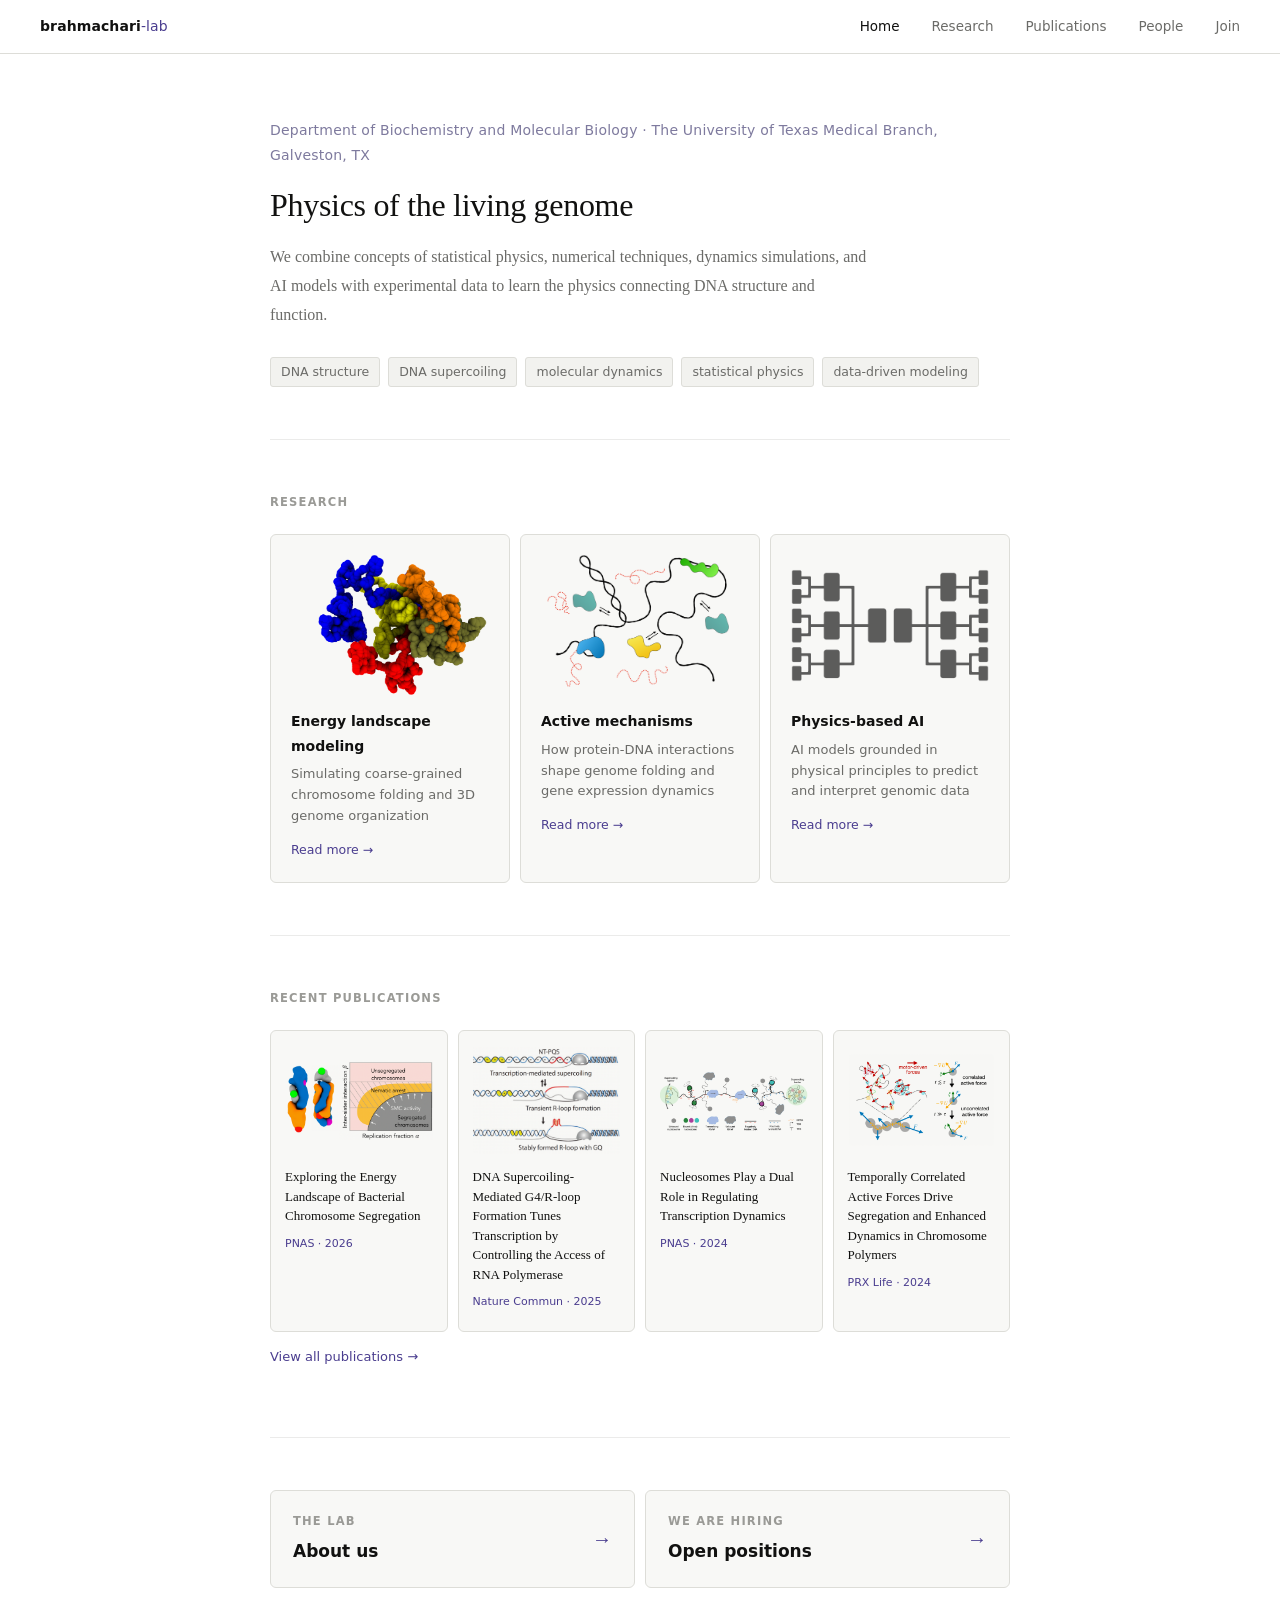
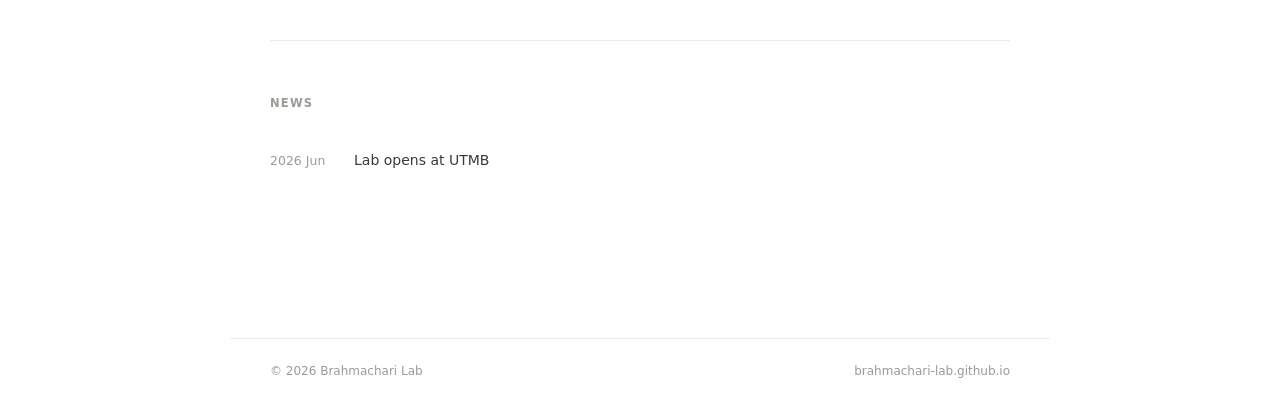
<file: index.html>
<!DOCTYPE html>
<html lang="en">
<head>
  <meta charset="UTF-8">
  <meta name="viewport" content="width=device-width, initial-scale=1.0">
  <title>Brahmachari Lab</title>
  <link rel="stylesheet" href="style.css">
  <!-- Google Analytics -->
  <script async src="https://www.googletagmanager.com/gtag/js?id=G-7DTZBNBRML"></script>
  <script>
    window.dataLayer = window.dataLayer || [];
    function gtag(){dataLayer.push(arguments);}
    gtag('js', new Date());
    gtag('config', 'G-7DTZBNBRML');
  </script>
</head>
<body>

<nav>
  <a href="index.html" class="nav-logo">brahmachari<span>-lab</span></a>
  <ul class="nav-links">
    <li><a href="index.html" class="active">Home</a></li>
    <li><a href="research.html">Research</a></li>
    <li><a href="publications.html">Publications</a></li>
    <li><a href="people.html">People</a></li>
    <li><a href="join.html">Join</a></li>
  </ul>
</nav>

<main>

  <!-- Hero -->
  <section class="hero">
    <div class="hero-inst">Department of Biochemistry and Molecular Biology · The University of Texas Medical Branch, Galveston, TX</div>
    <h1>Physics of the living genome</h1>
    <p class="lead">
      We combine concepts of statistical physics, numerical techniques, dynamics simulations, and AI models with experimental data to learn the physics connecting DNA structure and function.
    </p>
    <div class="tag-row">
      <span class="tag">DNA structure</span>
      <span class="tag">DNA supercoiling</span>
      <span class="tag">molecular dynamics</span>
      <span class="tag">statistical physics</span>
      <span class="tag">data-driven modeling</span>
    </div>
  </section>

  <!-- Research overview -->
  <section>
    <div class="section-label">Research</div>
    <div class="cards">
      <a href="research.html#energy-landscape" class="card">
        <img src="images/home_research_card1.png" alt="Energy landscape modeling" class="card-img">
        <h3>Energy landscape modeling</h3>
        <p>Simulating coarse-grained chromosome folding and 3D genome organization</p>
        <span class="card-link">Read more →</span>
      </a>
      <a href="research.html#nonequilibrium" class="card">
        <img src="images/home_research_card2.png" alt="Active mechanisms" class="card-img">
        <h3>Active mechanisms</h3>
        <p>How protein-DNA interactions shape genome folding and gene expression dynamics</p>
        <span class="card-link">Read more →</span>
      </a>
      <a href="research.html#physics-ai" class="card">
        <img src="images/home_research_card3.png" alt="Physics-based AI" class="card-img">
        <h3>Physics-based AI</h3>
        <p>AI models grounded in physical principles to predict and interpret genomic data</p>
        <span class="card-link">Read more →</span>
      </a>
    </div>
  </section>

  <!-- Featured publications -->
  <section>
    <div class="section-label">Recent publications</div>
    <div class="pub-featured">

      <div class="pub-card" onclick="openPub('pub-2026-1')">
        <img src="images/Brahmachari-etal-PNAS2026.png" alt="" class="pub-card-img">
        <div class="pub-card-title">Exploring the Energy Landscape of Bacterial Chromosome Segregation</div>
        <div class="pub-card-badge">PNAS · 2026</div>
      </div>

      <div class="pub-card" onclick="openPub('pub-2025-1')">
        <img src="images/Hwang-etal-NatureComm2025.png" alt="" class="pub-card-img">
        <div class="pub-card-title">DNA Supercoiling-Mediated G4/R-loop Formation Tunes Transcription by Controlling the Access of RNA Polymerase</div>
        <div class="pub-card-badge">Nature Commun · 2025</div>
      </div>

      <div class="pub-card" onclick="openPub('pub-2024-1')">
        <img src="images/Brahmachari-etal-PNAS2024.png" alt="" class="pub-card-img">
        <div class="pub-card-title">Nucleosomes Play a Dual Role in Regulating Transcription Dynamics</div>
        <div class="pub-card-badge">PNAS · 2024</div>
      </div>

      <div class="pub-card" onclick="openPub('pub-2024-2')">
        <img src="images/Brahmachari-etal-PRXLife2024.png" alt="" class="pub-card-img">
        <div class="pub-card-title">Temporally Correlated Active Forces Drive Segregation and Enhanced Dynamics in Chromosome Polymers</div>
        <div class="pub-card-badge">PRX Life · 2024</div>
      </div>

    </div>
    <p style="margin-top:14px; font-size:13px; font-family: -apple-system, BlinkMacSystemFont, 'Segoe UI', system-ui, sans-serif;">
      <a href="publications.html">View all publications →</a>
    </p>
    <script>
      function openPub(id) {
        window.location.href = 'publications.html?open=' + id + '#' + id;
      }
    </script>
  </section>

  <!-- About / Join -->
  <section>
    <div class="index-link-row">
      <a href="people.html" class="index-link-card">
        <div>
          <div class="section-label" style="margin-bottom:6px;">The lab</div>
          <div class="index-link-title">About us</div>
        </div>
        <span class="index-link-arrow">→</span>
      </a>
      <a href="join.html" class="index-link-card">
        <div>
          <div class="section-label" style="margin-bottom:6px;">We are hiring</div>
          <div class="index-link-title">Open positions</div>
        </div>
        <span class="index-link-arrow">→</span>
      </a>
    </div>
  </section>

  <!-- News -->
  <section>
    <div class="section-label">News</div>
    <div class="news-list">
      <div class="news-item">
        <span class="news-date">2026 Jun</span>
        <span class="news-text">Lab opens at UTMB</span>
      </div>
    </div>
  </section>

</main>

<footer>
  <span class="footer-text">© 2026 Brahmachari Lab</span>
  <span class="footer-text">brahmachari-lab.github.io</span>
</footer>

</body>
</html>
</file>
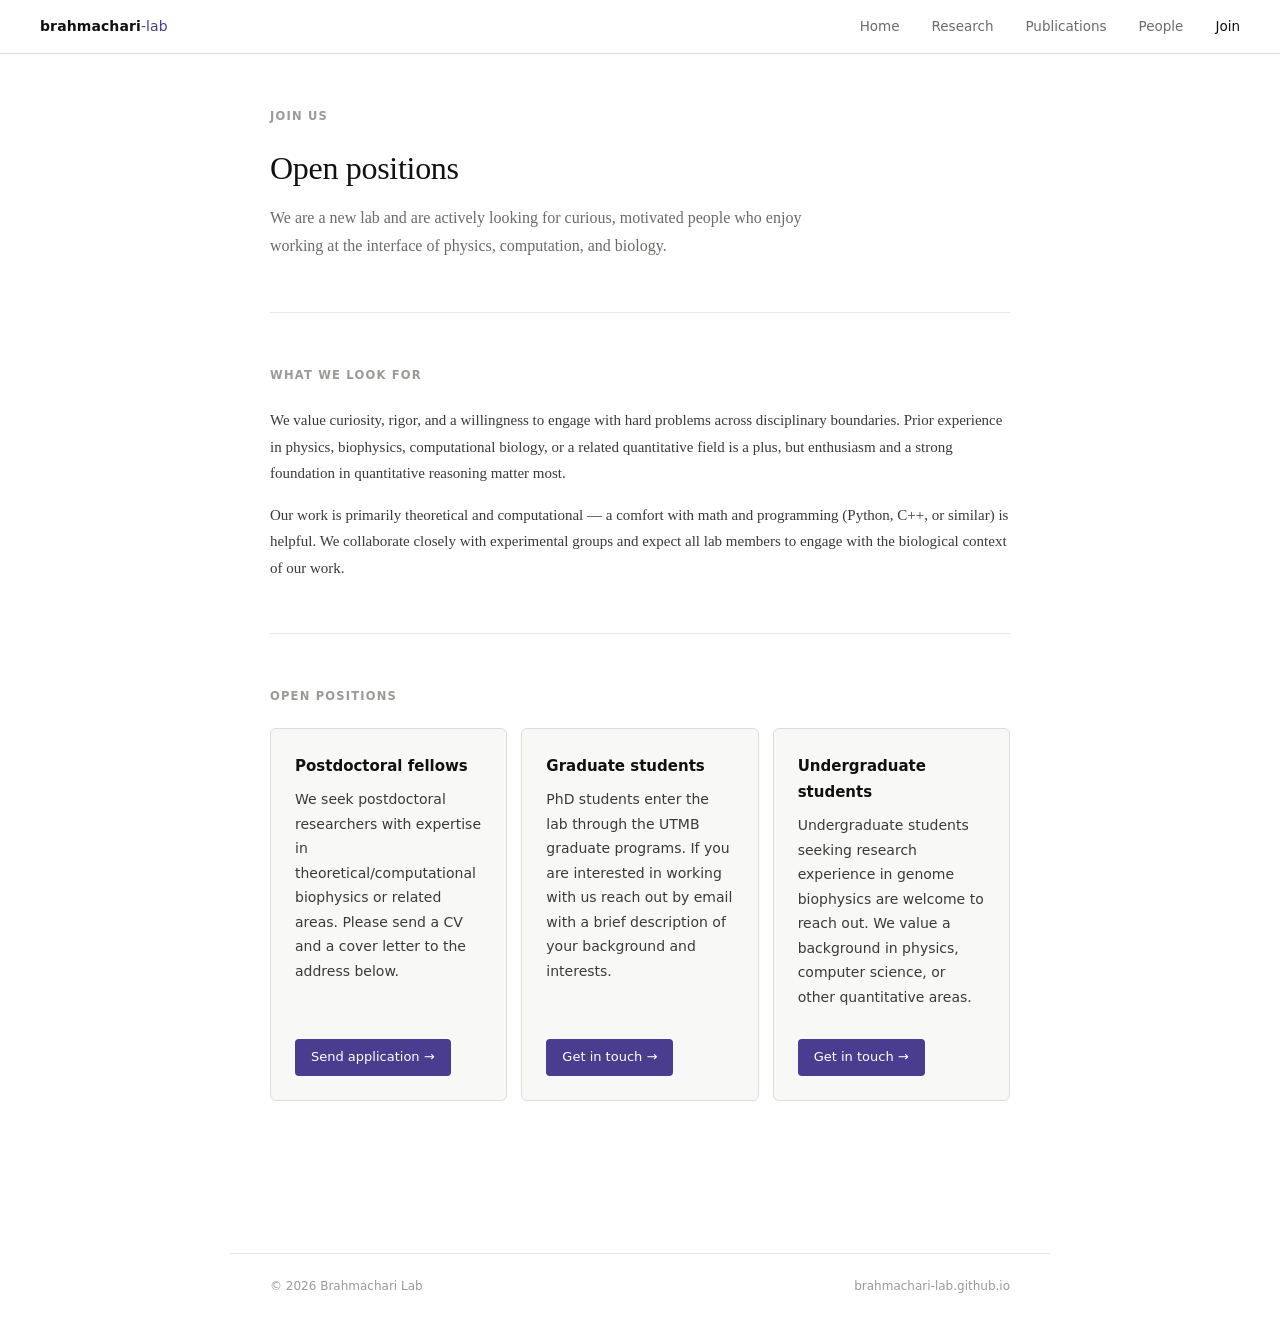
<file: join.html>
<!DOCTYPE html>
<html lang="en">
<head>
  <meta charset="UTF-8">
  <meta name="viewport" content="width=device-width, initial-scale=1.0">
  <title>Join — Brahmachari Lab</title>
  <link rel="stylesheet" href="style.css">
  <!-- Google Analytics -->
  <script async src="https://www.googletagmanager.com/gtag/js?id=G-7DTZBNBRML"></script>
  <script>
    window.dataLayer = window.dataLayer || [];
    function gtag(){dataLayer.push(arguments);}
    gtag('js', new Date());
    gtag('config', 'G-7DTZBNBRML');
  </script>
</head>
<body>

<nav>
  <a href="index.html" class="nav-logo">brahmachari<span>-lab</span></a>
  <ul class="nav-links">
    <li><a href="index.html">Home</a></li>
    <li><a href="research.html">Research</a></li>
    <li><a href="publications.html">Publications</a></li>
    <li><a href="people.html">People</a></li>
    <li><a href="join.html" class="active">Join</a></li>
  </ul>
</nav>

<main>

  <section>
    <div class="section-label">Join us</div>
    <h1>Open positions</h1>
    <p style="font-size:16px; max-width:560px; margin-top:16px; color:var(--text-3);">
      We are a new lab and are actively looking for curious, motivated people who enjoy
      working at the interface of physics, computation, and biology.
    </p>
  </section>

  <section>
    <div class="section-label">What we look for</div>
    <p>
      We value curiosity, rigor, and a willingness to engage with hard problems across
      disciplinary boundaries. Prior experience in physics, biophysics, computational biology,
      or a related quantitative field is a plus, but enthusiasm and a strong foundation in
      quantitative reasoning matter most.
    </p>
    <p>
      Our work is primarily theoretical and computational — a comfort with math and programming
      (Python, C++, or similar) is helpful. We collaborate closely with experimental groups
      and expect all lab members to engage with the biological context of our work.
    </p>
  </section>

  <section>
    <div class="section-label">Open positions</div>
    <div class="join-cards">
      <div class="join-card">
        <h3>Postdoctoral fellows</h3>
        <p>
          We seek postdoctoral researchers with expertise in theoretical/computational
          biophysics or related areas. Please send a CV and a cover letter to the address below.
        </p>
        <a href="mailto:subrahma@utmb.edu" class="email-link">Send application →</a>
      </div>
      <div class="join-card">
        <h3>Graduate students</h3>
        <p>
          PhD students enter the lab through the UTMB graduate programs.
          If you are interested in working with us reach out by email with a brief description of
          your background and interests.
        </p>
        <a href="mailto:subrahma@utmb.edu" class="email-link">Get in touch →</a>
      </div>
      <div class="join-card">
        <h3>Undergraduate students</h3>
        <p>
          Undergraduate students seeking research experience in genome biophysics are welcome to reach out. 
          We value a background in physics, computer science, or other quantitative areas.
        </p>
        <a href="mailto:subrahma@utmb.edu" class="email-link">Get in touch →</a>
      </div>
    </div>
  </section>

</main>

<footer>
  <span class="footer-text">© 2026 Brahmachari Lab</span>
  <span class="footer-text">brahmachari-lab.github.io</span>
</footer>

</body>
</html>
</file>
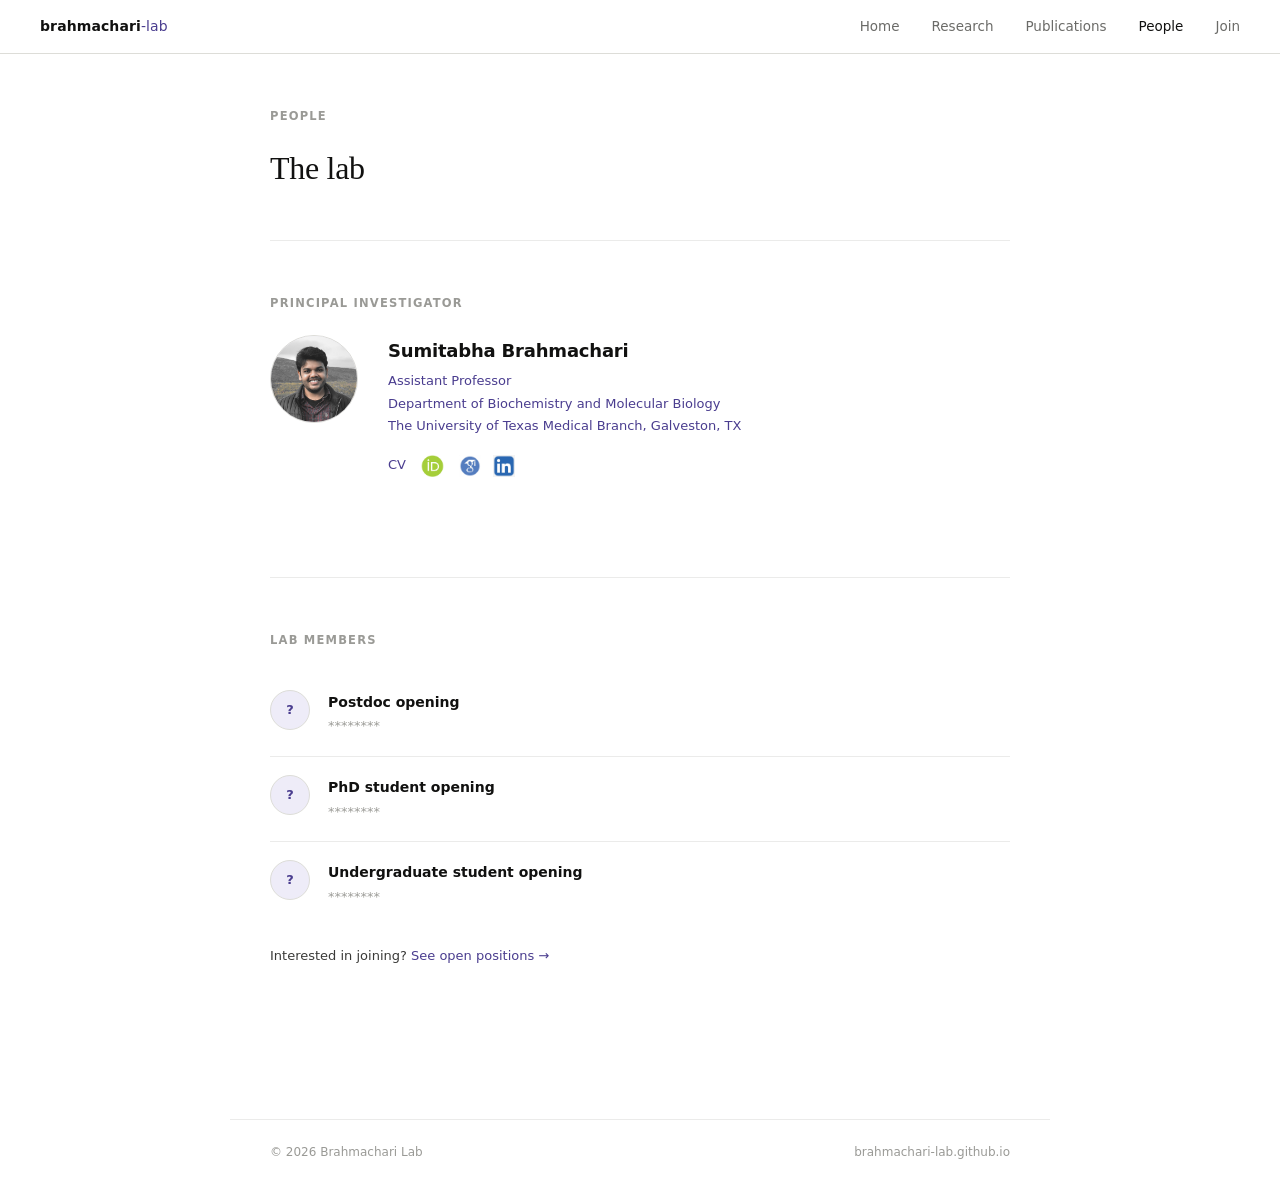
<file: people.html>
<!DOCTYPE html>
<html lang="en">
<head>
  <meta charset="UTF-8">
  <meta name="viewport" content="width=device-width, initial-scale=1.0">
  <title>People — Brahmachari Lab</title>
  <link rel="stylesheet" href="style.css">
  <!-- Google Analytics -->
  <script async src="https://www.googletagmanager.com/gtag/js?id=G-7DTZBNBRML"></script>
  <script>
    window.dataLayer = window.dataLayer || [];
    function gtag(){dataLayer.push(arguments);}
    gtag('js', new Date());
    gtag('config', 'G-7DTZBNBRML');
  </script>
</head>
<body>

<nav>
  <a href="index.html" class="nav-logo">brahmachari<span>-lab</span></a>
  <ul class="nav-links">
    <li><a href="index.html">Home</a></li>
    <li><a href="research.html">Research</a></li>
    <li><a href="publications.html">Publications</a></li>
    <li><a href="people.html" class="active">People</a></li>
    <li><a href="join.html">Join</a></li>
  </ul>
</nav>

<main>

  <section>
    <div class="section-label">People</div>
    <h1>The lab</h1>
  </section>

  <!-- PI -->
  <section>
    <div class="section-label">Principal Investigator</div>
    <div class="pi-bio">
      <div class="pi-photo"><img src="images/SB_pic.JPG" alt="Sumitabha Brahmachari" style="width:100%; height:100%; object-fit:cover; border-radius:50%;"></div>
      <div>
        <h2>Sumitabha Brahmachari</h2>
        <p class="pi-title">Assistant Professor<br>Department of Biochemistry and Molecular Biology<br>The University of Texas Medical Branch, Galveston, TX</p>
        <p style="margin-top:16px; font-family:-apple-system,BlinkMacSystemFont,'Segoe UI',system-ui,sans-serif; font-size:13px;">
          <a href="cv/SB_CV.pdf" target="_blank">CV</a>
          <a href="https://orcid.org/0000-0002-9091-6180" target="_blank"><img src="images/orcid_icon.png" alt="ORCID" style="height:22px; width:auto; vertical-align:middle; margin-left:8px;"></a>
          <a href="https://scholar.google.com/citations?user=uIbiYcIAAAAJ&hl=en&authuser=1" target="_blank"><img src="images/scholar_icon.jpeg" alt="Google Scholar" style="height:22px; width:auto; vertical-align:middle; margin-left:8px;"></a>
          <a href="https://www.linkedin.com/in/sumitabha-brahmachari/" target="_blank"><img src="images/linkedin_icon.jpeg" alt="LinkedIn" style="height:22px; width:auto; vertical-align:middle; margin-left:8px;"></a>
          
        </p>
      </div>
    </div>
  </section>

  <!-- Lab members -->
  <section>
    <div class="section-label">Lab members</div>
    <div class="people-list">
      <div class="person-row">
        <div class="avatar" style="background:#eeecf8; color:#4a3d8f;">?</div>
        <div>
          <div class="person-name">Postdoc opening</div>
          <p class="person-role">********</p>
        </div>
      </div>
      <div class="person-row">
        <div class="avatar" style="background:#eeecf8; color:#4a3d8f;">?</div>
        <div>
          <div class="person-name">PhD student opening</div>
          <p class="person-role">********</p>
        </div>
      </div>
      <div class="person-row">
        <div class="avatar" style="background:#eeecf8; color:#4a3d8f;">?</div>
        <div>
          <div class="person-name">Undergraduate student opening</div>
          <p class="person-role">********</p>
        </div>
      </div>
    </div>
    <p style="margin-top:18px; font-size:13px; font-family:-apple-system,BlinkMacSystemFont,'Segoe UI',system-ui,sans-serif;">
      Interested in joining? <a href="join.html">See open positions →</a>
    </p>
  </section>

</main>

<footer>
  <span class="footer-text">© 2026 Brahmachari Lab</span>
  <span class="footer-text">brahmachari-lab.github.io</span>
</footer>

</body>
</html>
</file>
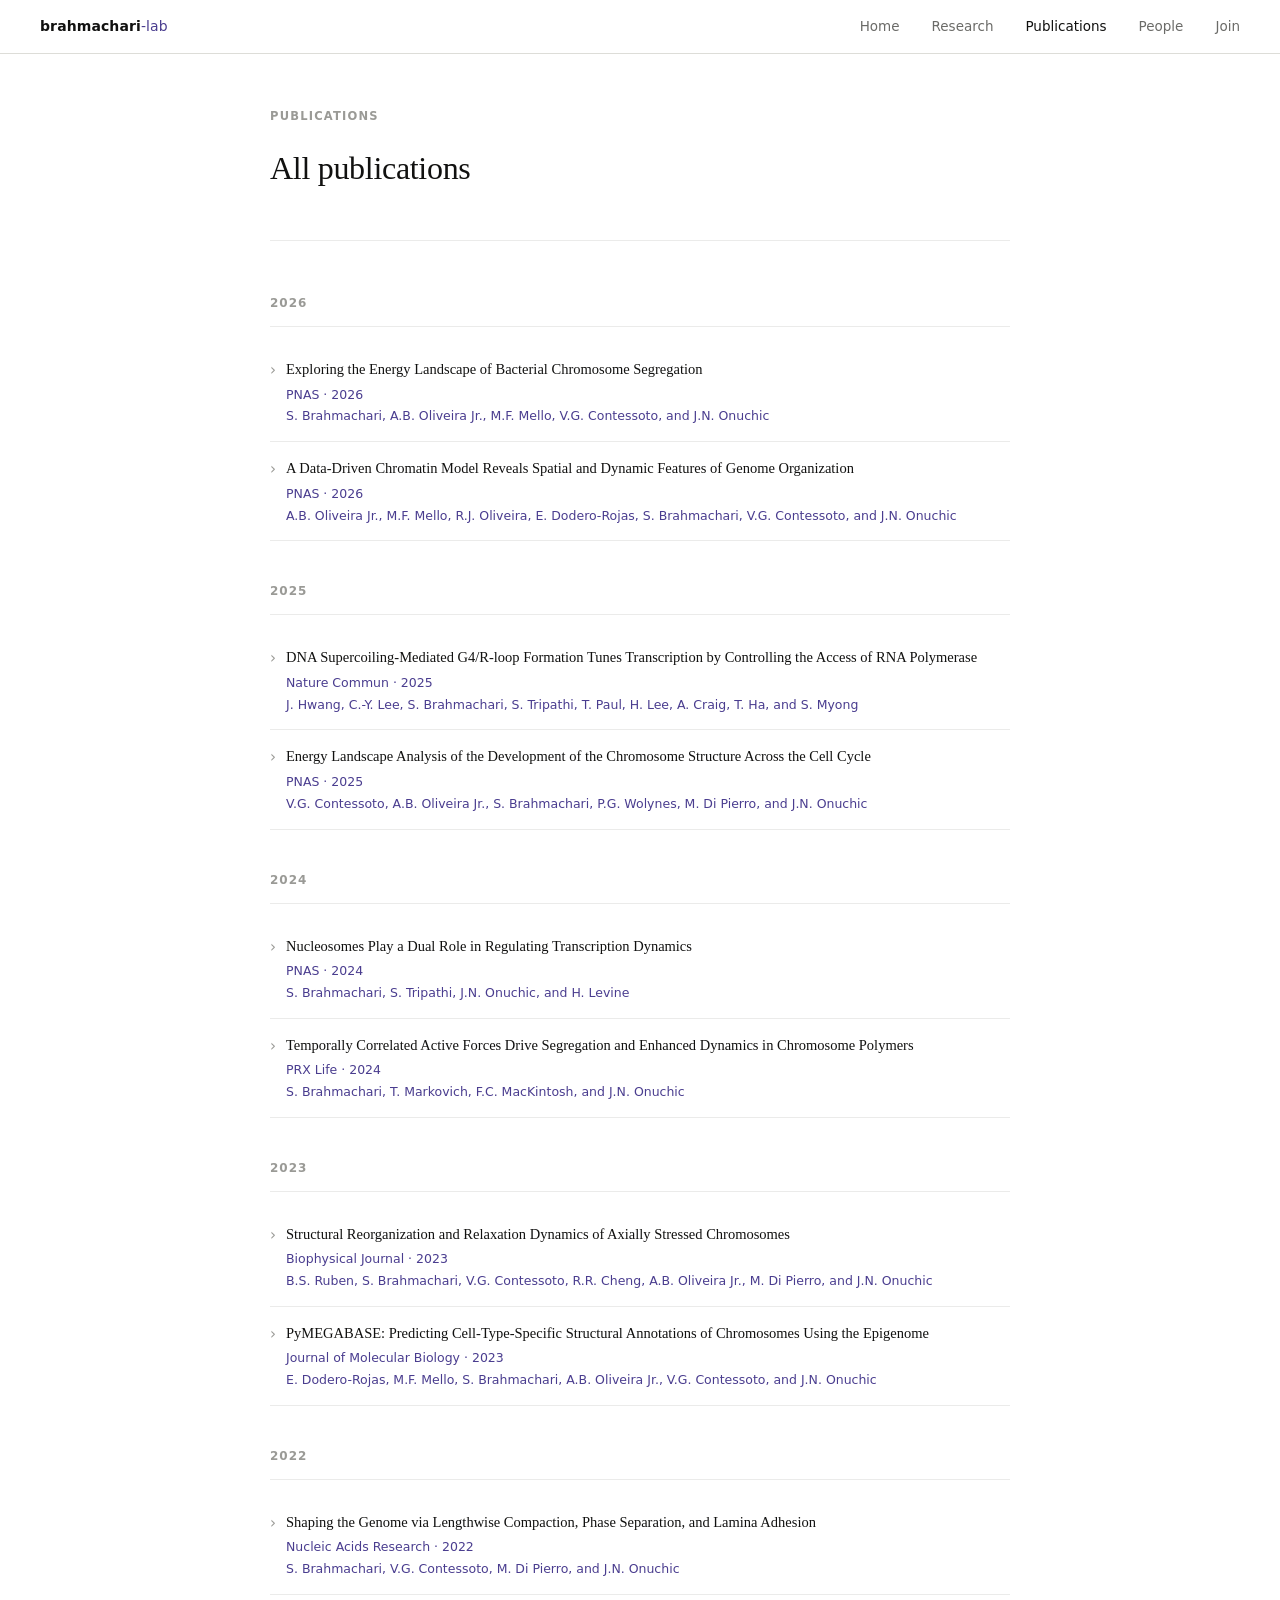
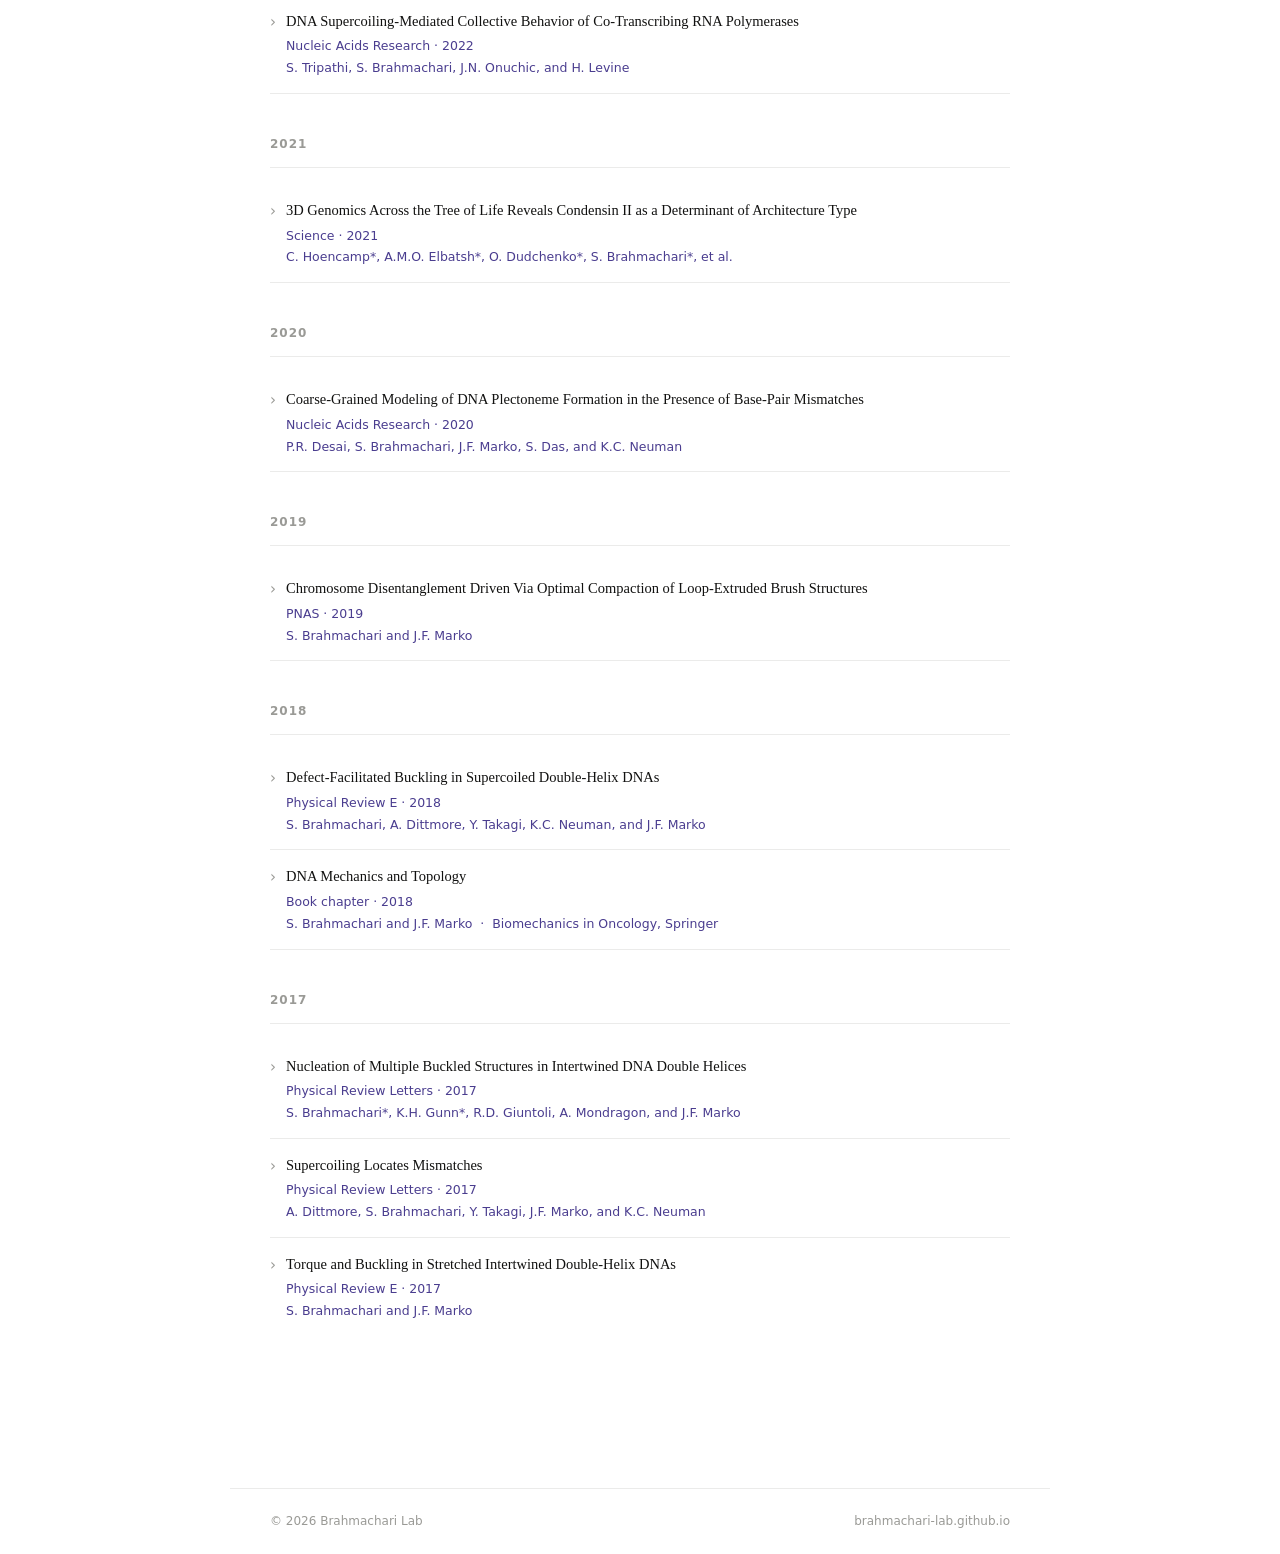
<file: publications.html>
<!DOCTYPE html>
<html lang="en">
<head>
  <meta charset="UTF-8">
  <meta name="viewport" content="width=device-width, initial-scale=1.0">
  <title>Publications — Brahmachari Lab</title>
  <link rel="stylesheet" href="style.css">
  <!-- Google Analytics -->
  <script async src="https://www.googletagmanager.com/gtag/js?id=G-7DTZBNBRML"></script>
  <script>
    window.dataLayer = window.dataLayer || [];
    function gtag(){dataLayer.push(arguments);}
    gtag('js', new Date());
    gtag('config', 'G-7DTZBNBRML');
  </script>
  <script>
    // Auto-open and scroll to a pub accordion when ?open=pub-XXXX is in the URL
    window.addEventListener('DOMContentLoaded', function () {
      const params = new URLSearchParams(window.location.search);
      const id = params.get('open') || window.location.hash.slice(1);
      if (!id) return;
      const el = document.getElementById(id);
      if (!el) return;
      el.open = true;
      setTimeout(function () { el.scrollIntoView({ behavior: 'smooth', block: 'start' }); }, 80);
    });

    function toggleBib(link) {
      const block = link.closest('.pub-links').nextElementSibling;
      block.classList.toggle('open');
      link.textContent = block.classList.contains('open') ? 'Cite ×' : 'Cite';
    }

    function copySection(btn) {
      const section = btn.closest('.cite-section');
      const el = section.querySelector('.cite-plain, .cite-pre');
      const text = el.innerText || el.textContent;
      navigator.clipboard.writeText(text.trim()).then(function () {
        btn.textContent = 'Copied!';
        setTimeout(function () { btn.textContent = 'Copy'; }, 2000);
      });
    }
  </script>
</head>
<body>

<nav>
  <a href="index.html" class="nav-logo">brahmachari<span>-lab</span></a>
  <ul class="nav-links">
    <li><a href="index.html">Home</a></li>
    <li><a href="research.html">Research</a></li>
    <li><a href="publications.html" class="active">Publications</a></li>
    <li><a href="people.html">People</a></li>
    <li><a href="join.html">Join</a></li>
  </ul>
</nav>

<main>

  <section>
    <div class="section-label">Publications</div>
    <h1>All publications</h1>
  </section>

  <section>

    <p class="year-heading">2026</p>

    <details class="pub-accordion" id="pub-2026-1">
      <summary>
        <span class="pub-chev">›</span>
        <div class="pub-hd">
          <div class="pub-ttl">Exploring the Energy Landscape of Bacterial Chromosome Segregation</div>
          <div class="pub-badge">PNAS · 2026</div>
          <div class="pub-auth-sm">S. Brahmachari, A.B. Oliveira Jr., M.F. Mello, V.G. Contessoto, and J.N. Onuchic</div>
        </div>
      </summary>
      <div class="pub-exp">
        <div class="pub-abs"><img class="pub-fig" src="images/Brahmachari-etal-PNAS2026.png" alt="">
          We combine data-driven inference from Hi-C contact maps with a coarse-grained polymer energy landscape framework to model 
          <em>E. coli</em> and <em>B. subtilis</em> chromosomes throughout their replication cycle. 
          SMC-mediated lengthwise compaction drives a sharp mid-replication transition in which origin regions segregate toward 
          opposite cell halves; in SMC-deficient mutants this is replaced by nematic-like alignment of sisters that impedes segregation
          and leaves a distinctive intersister Hi-C signature. 
          These findings suggest an evolutionarily-conserved role of SMC-mediated loop extrusion in driving chromosome segregation.</div>
        <div class="pub-links">
          <a href="https://doi.org/10.1073/pnas.2535321123" target="_blank">DOI</a>
          <a href="https://pubmed.ncbi.nlm.nih.gov/41843667/" target="_blank">PubMed</a>
        
          <a href="publications/Brahmachari-etal-PNAS-2026.pdf">PDF</a>
        <a href="#" class="bib-toggle" onclick="toggleBib(this);return false;">Cite</a>
        </div>
        <div class="cite-block" id="bib-2026-1">
          <div class="cite-section">
            <div class="cite-fmt-label">Citation</div>
            <div class="cite-plain">Brahmachari S, Oliveira AB Jr, Mello MF, et al. Exploring the Energy Landscape of Bacterial Chromosome Segregation. <em>Proc Natl Acad Sci USA</em>. 2026. doi:10.1073/pnas.2535321123</div>
            <button class="bib-copy" onclick="copySection(this)">Copy</button>
          </div>
          <div class="cite-section">
            <div class="cite-fmt-label">BibTeX</div>
            <pre class="cite-pre">@article{Brahmachari2026bact,
  author  = {Brahmachari, Sumitabha and Oliveira, A. B. and Mello, M. F. and Contessoto, V. G. and Onuchic, J. N.},
  title   = {Exploring the Energy Landscape of Bacterial Chromosome Segregation},
  journal = {Proceedings of the National Academy of Sciences},
  year    = {2026},
  doi     = {10.1073/pnas.2535321123}
}</pre>
            <button class="bib-copy" onclick="copySection(this)">Copy</button>
          </div>
        </div>
      </div>
    </details>

    <details class="pub-accordion" id="pub-2026-2">
      <summary>
        <span class="pub-chev">›</span>
        <div class="pub-hd">
          <div class="pub-ttl">A Data-Driven Chromatin Model Reveals Spatial and Dynamic Features of Genome Organization</div>
          <div class="pub-badge">PNAS · 2026</div>
          <div class="pub-auth-sm">A.B. Oliveira Jr., M.F. Mello, R.J. Oliveira, E. Dodero-Rojas, S. Brahmachari, V.G. Contessoto, and J.N. Onuchic</div>
        </div>
      </summary>
      <div class="pub-exp">
        <!-- <img class="pub-fig" src="images/pubs/oliveira-pnas2026.png" alt=""> -->
        <p class="pub-abs">
          The Full-Inversion Chromatin model (FI-Chrom), a data-driven approach for modeling genome organization, 
          uses Hi-C contact maps to infer pairwise interaction potentials between all chromosomal loci. 
          It combines Graphics Processing Unit (GPU)-accelerated simulations with efficient training of 
          tens of millions of parameters derived from the maximum-entropy principle to determine 3D structures of 
          chromosomes that accurately reproduce Hi-C-like data. FI-Chrom does not make any a priori assumptions 
          regarding chromosome architecture, making it applicable to any chromosome conformation capture experiment. 
          Its derived structural ensembles capture all essential features from the short- and long-range interactions of 
          typical chromosome organization, such as segregated compartments, chromosome territories, and fully or partially formed loops.
          </p>
        <div class="pub-links">
          <a href="https://doi.org/10.1073/pnas.2530583123" target="_blank">DOI</a>
          <a href="https://pubmed.ncbi.nlm.nih.gov/41576073/" target="_blank">PubMed</a>
          <a href="publications/Oliveira-etal-PNAS2026.pdf">PDF</a>
        <a href="#" class="bib-toggle" onclick="toggleBib(this);return false;">Cite</a>
        </div>
        <div class="cite-block" id="bib-2026-2">
          <div class="cite-section">
            <div class="cite-fmt-label">Citation</div>
            <div class="cite-plain">Oliveira AB Jr, Mello MF, Oliveira RJ, et al. A Data-Driven Chromatin Model Reveals Spatial and Dynamic Features of Genome Organization. <em>Proc Natl Acad Sci USA</em>. 2026. doi:10.1073/pnas.2530583123</div>
            <button class="bib-copy" onclick="copySection(this)">Copy</button>
          </div>
          <div class="cite-section">
            <div class="cite-fmt-label">BibTeX</div>
            <pre class="cite-pre">@article{Oliveira2026,
  author  = {Oliveira, A. B. and Mello, M. F. and Oliveira, R. J. and Dodero-Rojas, E. and Brahmachari, S. and Contessoto, V. G. and Onuchic, J. N.},
  title   = {A Data-Driven Chromatin Model Reveals Spatial and Dynamic Features of Genome Organization},
  journal = {Proceedings of the National Academy of Sciences},
  year    = {2026},
  doi     = {10.1073/pnas.2530583123}
}</pre>
            <button class="bib-copy" onclick="copySection(this)">Copy</button>
          </div>
        </div>
      </div>
    </details>

    <p class="year-heading">2025</p>

    <details class="pub-accordion" id="pub-2025-1">
      <summary>
        <span class="pub-chev">›</span>
        <div class="pub-hd">
          <div class="pub-ttl">DNA Supercoiling-Mediated G4/R-loop Formation Tunes Transcription by Controlling the Access of RNA Polymerase</div>
          <div class="pub-badge">Nature Commun · 2025</div>
          <div class="pub-auth-sm">J. Hwang, C.-Y. Lee, S. Brahmachari, S. Tripathi, T. Paul, H. Lee, A. Craig, T. Ha, and S. Myong</div>
        </div>
      </summary>
      <div class="pub-exp">
        <div class="pub-abs"><img class="pub-fig" src="images/Hwang-etal-NatureComm2025.png" alt="">
          Using single-molecule fluorescence experiments and theory, we show that negative supercoiling enhances transcription frequency 
          by facilitating RNA polymerase (RNAP) loading at the promoter. Above a threshold, this activates cooperative formation of 
          G-quadruplex and R-loop structures near the promoter that act as a supercoling sink that suppress transcription via blocking RNAP loading. 
          These results identify negative DNA supercoiling as a built-in topological regulator driving a transcriptional burst followed by self-suppression.</div>
        <div class="pub-links">
          <a href="https://doi.org/10.1038/s41467-025-58479-x" target="_blank">DOI</a>
          <a href="https://pubmed.ncbi.nlm.nih.gov/40204744/" target="_blank">PubMed</a>
        
          <a href="publications/Hwang-etal-NatComm-2025.pdf">PDF</a>
        <a href="#" class="bib-toggle" onclick="toggleBib(this);return false;">Cite</a>
        </div>
        <div class="cite-block" id="bib-2025-1">
          <div class="cite-section">
            <div class="cite-fmt-label">Citation</div>
            <div class="cite-plain">Hwang J, Lee CY, Brahmachari S, et al. DNA Supercoiling-Mediated G4/R-loop Formation Tunes Transcription by Controlling the Access of RNA Polymerase. <em>Nat Commun</em>. 2025. doi:10.1038/s41467-025-58479-x</div>
            <button class="bib-copy" onclick="copySection(this)">Copy</button>
          </div>
          <div class="cite-section">
            <div class="cite-fmt-label">BibTeX</div>
            <pre class="cite-pre">@article{Hwang2025,
  author  = {Hwang, J. and Lee, C.-Y. and Brahmachari, S. and Tripathi, S. and Paul, T. and Lee, H. and Craig, A. and Ha, T. and Myong, S.},
  title   = {{DNA} Supercoiling-Mediated {G4/R}-loop Formation Tunes Transcription by Controlling the Access of {RNA} Polymerase},
  journal = {Nature Communications},
  year    = {2025},
  doi     = {10.1038/s41467-025-58479-x}
}</pre>
            <button class="bib-copy" onclick="copySection(this)">Copy</button>
          </div>
        </div>
      </div>
    </details>

    <details class="pub-accordion" id="pub-2025-2">
      <summary>
        <span class="pub-chev">›</span>
        <div class="pub-hd">
          <div class="pub-ttl">Energy Landscape Analysis of the Development of the Chromosome Structure Across the Cell Cycle</div>
          <div class="pub-badge">PNAS · 2025</div>
          <div class="pub-auth-sm">V.G. Contessoto, A.B. Oliveira Jr., S. Brahmachari, P.G. Wolynes, M. Di Pierro, and J.N. Onuchic</div>
        </div>
      </summary>
      <div class="pub-exp">
        <!-- <img class="pub-fig" src="images/pubs/contessoto-pnas2025.png" alt=""> -->
        <p class="pub-abs">
          We used a maximum entropy approach to invert experimental Hi-C data to generate effective energy landscapes for chromosomal 
          structures at different stages during the cell cycle. Modeled mitotic structures show a hierarchical organization of 
          helices of helices. High-periodicity loops span hundreds of kilobases or less, while the other low-periodicity ones 
          are larger in genomic separation, spanning several megabases. The structural ensembles reveal a progressive decrease 
          in compartmentalization from interphase to mitosis, accompanied by the appearance of a second diagonal in prometaphase, 
          indicating an organized array of loops.  
        </p>
        <div class="pub-links">
          <a href="https://doi.org/10.1073/pnas.2425225122" target="_blank">DOI</a>
          <a href="https://pubmed.ncbi.nlm.nih.gov/40112110/" target="_blank">PubMed</a>
          <a href="publications/Contessoto-etal-PNAS2025.pdf">PDF</a>
        <a href="#" class="bib-toggle" onclick="toggleBib(this);return false;">Cite</a>
        </div>
        <div class="cite-block" id="bib-2025-2">
          <div class="cite-section">
            <div class="cite-fmt-label">Citation</div>
            <div class="cite-plain">Contessoto VG, Oliveira AB Jr, Brahmachari S, et al. Energy Landscape Analysis of the Development of the Chromosome Structure Across the Cell Cycle. <em>Proc Natl Acad Sci USA</em>. 2025. doi:10.1073/pnas.2425225122</div>
            <button class="bib-copy" onclick="copySection(this)">Copy</button>
          </div>
          <div class="cite-section">
            <div class="cite-fmt-label">BibTeX</div>
            <pre class="cite-pre">@article{Contessoto2025,
  author  = {Contessoto, V. G. and Oliveira, A. B. and Brahmachari, S. and Wolynes, P. G. and Di Pierro, M. and Onuchic, J. N.},
  title   = {Energy Landscape Analysis of the Development of the Chromosome Structure Across the Cell Cycle},
  journal = {Proceedings of the National Academy of Sciences},
  year    = {2025},
  doi     = {10.1073/pnas.2425225122}
}</pre>
            <button class="bib-copy" onclick="copySection(this)">Copy</button>
          </div>
        </div>
      </div>
    </details>

    <p class="year-heading">2024</p>

    <details class="pub-accordion" id="pub-2024-1">
      <summary>
        <span class="pub-chev">›</span>
        <div class="pub-hd">
          <div class="pub-ttl">Nucleosomes Play a Dual Role in Regulating Transcription Dynamics</div>
          <div class="pub-badge">PNAS · 2024</div>
          <div class="pub-auth-sm">S. Brahmachari, S. Tripathi, J.N. Onuchic, and H. Levine</div>
        </div>
      </summary>
      <div class="pub-exp">
        <div class="pub-abs"><img class="pub-fig" src="images/Brahmachari-etal-PNAS2024.png" alt="">
          We develop a statistical mechanics model of topology-constrained chromatin and find that nucleosomes reduce effective 
          torsional stiffness through chiral structural transitions between distinct conformations. Stochastic simulations of RNAP 
          translocation reveal a dual role for nucleosomes: steric barriers that impede RNAP motion in the gene body, yet torsional 
          buffers whose chiral transitions lower the restoring torque and facilitate elongation. The competition between these effects 
          produces bursting transcription dynamics whose frequency and duration are set by nucleosome density and disassembly kinetics.</div>
        <div class="pub-links">
          <a href="https://doi.org/10.1073/pnas.2319772121" target="_blank">DOI</a>
          <a href="https://pubmed.ncbi.nlm.nih.gov/38968124/" target="_blank">PubMed</a>
        
          <a href="publications/Brahmachari-etal-PNAS-2024.pdf">PDF</a>
        <a href="#" class="bib-toggle" onclick="toggleBib(this);return false;">Cite</a>
        </div>
        <div class="cite-block" id="bib-2024-1">
          <div class="cite-section">
            <div class="cite-fmt-label">Citation</div>
            <div class="cite-plain">Brahmachari S, Tripathi S, Onuchic JN, et al. Nucleosomes Play a Dual Role in Regulating Transcription Dynamics. <em>Proc Natl Acad Sci USA</em>. 2024. doi:10.1073/pnas.2319772121</div>
            <button class="bib-copy" onclick="copySection(this)">Copy</button>
          </div>
          <div class="cite-section">
            <div class="cite-fmt-label">BibTeX</div>
            <pre class="cite-pre">@article{Brahmachari2024pnas,
  author  = {Brahmachari, Sumitabha and Tripathi, S. and Onuchic, J. N. and Levine, H.},
  title   = {Nucleosomes Play a Dual Role in Regulating Transcription Dynamics},
  journal = {Proceedings of the National Academy of Sciences},
  year    = {2024},
  doi     = {10.1073/pnas.2319772121}
}</pre>
            <button class="bib-copy" onclick="copySection(this)">Copy</button>
          </div>
        </div>
      </div>
    </details>

    <details class="pub-accordion" id="pub-2024-2">
      <summary>
        <span class="pub-chev">›</span>
        <div class="pub-hd">
          <div class="pub-ttl">Temporally Correlated Active Forces Drive Segregation and Enhanced Dynamics in Chromosome Polymers</div>
          <div class="pub-badge">PRX Life · 2024</div>
          <div class="pub-auth-sm">S. Brahmachari, T. Markovich, F.C. MacKintosh, and J.N. Onuchic</div>
        </div>
      </summary>
      <div class="pub-exp">
        <div class="pub-abs"><img class="pub-fig" src="images/Brahmachari-etal-PRXLife2024.png" alt="">
          We model chromosomes as polymers subject to temporally persistent (colored) noise capturing motor-driven active forces, 
          and find that activity drives correlated motion over long length scales and compaction into a globally collapsed, entangled globule. H
          eterogeneous activity leads to spatial segregation of highly dynamic loci from less dynamic ones, suggesting a role for activity gradients 
          in chromosome compartmentalization. These results show that the temporal statistics of active noise — not just its amplitude — 
          are critical determinants of chromosome structure and dynamics.</div>
        <div class="pub-links">
          <a href="https://doi.org/10.1103/PRXLife.2.033003" target="_blank">DOI</a>
        
          <a href="publications/Brahmachari-etal-PRXLife-2024.pdf">PDF</a>
        <a href="#" class="bib-toggle" onclick="toggleBib(this);return false;">Cite</a>
        </div>
        <div class="cite-block" id="bib-2024-2">
          <div class="cite-section">
            <div class="cite-fmt-label">Citation</div>
            <div class="cite-plain">Brahmachari S, Markovich T, MacKintosh FC, et al. Temporally Correlated Active Forces Drive Segregation and Enhanced Dynamics in Chromosome Polymers. <em>PRX Life</em>. 2024. doi:10.1103/PRXLife.2.033003</div>
            <button class="bib-copy" onclick="copySection(this)">Copy</button>
          </div>
          <div class="cite-section">
            <div class="cite-fmt-label">BibTeX</div>
            <pre class="cite-pre">@article{Brahmachari2024prx,
  author  = {Brahmachari, Sumitabha and Markovich, T. and MacKintosh, F. C. and Onuchic, J. N.},
  title   = {Temporally Correlated Active Forces Drive Segregation and Enhanced Dynamics in Chromosome Polymers},
  journal = {PRX Life},
  year    = {2024},
  doi     = {10.1103/PRXLife.2.033003}
}</pre>
            <button class="bib-copy" onclick="copySection(this)">Copy</button>
          </div>
        </div>
      </div>
    </details>

    <p class="year-heading">2023</p>

    <details class="pub-accordion">
      <summary>
        <span class="pub-chev">›</span>
        <div class="pub-hd">
          <div class="pub-ttl">Structural Reorganization and Relaxation Dynamics of Axially Stressed Chromosomes</div>
          <div class="pub-badge">Biophysical Journal · 2023</div>
          <div class="pub-auth-sm">B.S. Ruben, S. Brahmachari, V.G. Contessoto, R.R. Cheng, A.B. Oliveira Jr., M. Di Pierro, and J.N. Onuchic</div>
        </div>
      </summary>
      <div class="pub-exp">
        <!-- <img class="pub-fig" src="images/pubs/ruben-biophysj2023.png" alt=""> -->
        <p class="pub-abs">
          Using a data-driven coarse-grained polymer model, we simulate axial stretching of human chromosomes and find that mitotic chromosomes 
          are approximately 10-fold stiffer than interphase chromosomes, consistent with micromechanical measurements. Relaxation dynamics reveal 
          that chromosomes are viscoelastic solids — liquid-like and viscous in interphase but solid-like in mitosis — with emergent stiffness 
          arising from lengthwise compaction of chromatin loops. These results connect chromatin structural organization to the macroscopic mechanical 
          properties of chromosomes across the cell cycle.</p>
        <div class="pub-links">
          <a href="https://doi.org/10.1016/j.bpj.2023.03.029" target="_blank">DOI</a>
          <a href="https://pubmed.ncbi.nlm.nih.gov/36960531/" target="_blank">PubMed</a>
          <a href="publications/Ruben-etal-BiophysJ-2023.pdf">PDF</a>
          <a href="#" class="bib-toggle" onclick="toggleBib(this);return false;">Cite</a>
        </div>
        <div class="cite-block">
          <div class="cite-section">
            <div class="cite-fmt-label">Citation</div>
            <div class="cite-plain">Ruben BS, Brahmachari S, Contessoto VG, et al. Structural Reorganization and Relaxation Dynamics of Axially Stressed Chromosomes. <em>Biophys J</em>. 2023. doi:10.1016/j.bpj.2023.03.029</div>
            <button class="bib-copy" onclick="copySection(this)">Copy</button>
          </div>
          <div class="cite-section">
            <div class="cite-fmt-label">BibTeX</div>
            <pre class="cite-pre">@article{Ruben2023,
  author  = {Ruben, B. S. and Brahmachari, S. and Contessoto, V. G. and Cheng, R. R. and Oliveira, A. B. and Di Pierro, M. and Onuchic, J. N.},
  title   = {Structural Reorganization and Relaxation Dynamics of Axially Stressed Chromosomes},
  journal = {Biophysical Journal},
  year    = {2023},
  doi     = {10.1016/j.bpj.2023.03.029}
}</pre>
            <button class="bib-copy" onclick="copySection(this)">Copy</button>
          </div>
        </div>
      </div>
    </details>
        <details class="pub-accordion">
      <summary>
        <span class="pub-chev">›</span>
        <div class="pub-hd">
          <div class="pub-ttl">PyMEGABASE: Predicting Cell-Type-Specific Structural Annotations of Chromosomes Using the Epigenome</div>
          <div class="pub-badge">Journal of Molecular Biology · 2023</div>
          <div class="pub-auth-sm">E. Dodero-Rojas, M.F. Mello, S. Brahmachari, A.B. Oliveira Jr., V.G. Contessoto, and J.N. Onuchic</div>
        </div>
      </summary>
      <div class="pub-exp">
        <!-- <img class="pub-fig" src="images/pubs/dodero-rojas-jmb2023.png" alt=""> -->
        <p class="pub-abs">
          We present PyMEGABASE (PYMB), 
          a maximum-entropy-based neural network model that predicts (sub) compartment annotations of a locus based solely 
          on the local epigenome, such as ChIP-Seq of histone post-translational modifications. PYMB builds upon our previous 
          model while improving robustness, capability to handle diverse inputs and user-friendly implementation. We employed 
          PYMB to predict subcompartments for over a hundred human cell types available in ENCODE, shedding light on the links 
          between subcompartments, cell identity, and epigenomic signals. The fact that PYMB, trained on data for human cells, 
          can accurately predict compartments in mice suggests that the model is learning underlying physicochemical principles 
          transferable across cell types and species.   
        </p>
        <div class="pub-links">
          <a href="https://doi.org/10.1016/j.jmb.2023.168180" target="_blank">DOI</a>
          <a href="https://pubmed.ncbi.nlm.nih.gov/37302549/" target="_blank">PubMed</a>
        
          <a href="publications/DoderoRojas-etal-JMB-2023.pdf">PDF</a>
          <a href="#" class="bib-toggle" onclick="toggleBib(this);return false;">Cite</a>
        </div>
        <div class="cite-block">
          <div class="cite-section">
            <div class="cite-fmt-label">Citation</div>
            <div class="cite-plain">Dodero-Rojas E, Mello MF, Brahmachari S, et al. PyMEGABASE: Predicting Cell-Type-Specific Structural Annotations of Chromosomes Using the Epigenome. <em>J Mol Biol</em>. 2023. doi:10.1016/j.jmb.2023.168180</div>
            <button class="bib-copy" onclick="copySection(this)">Copy</button>
          </div>
          <div class="cite-section">
            <div class="cite-fmt-label">BibTeX</div>
            <pre class="cite-pre">@article{DoderoRojas2023,
  author  = {Dodero-Rojas, E. and Mello, M. F. and Brahmachari, S. and Oliveira, A. B. and Contessoto, V. G. and Onuchic, J. N.},
  title   = {{PyMEGABASE}: Predicting Cell-Type-Specific Structural Annotations of Chromosomes Using the Epigenome},
  journal = {Journal of Molecular Biology},
  year    = {2023},
  doi     = {10.1016/j.jmb.2023.168180}
}</pre>
            <button class="bib-copy" onclick="copySection(this)">Copy</button>
          </div>
        </div>
      </div>
    </details>

    <p class="year-heading">2022</p>

    <details class="pub-accordion">
      <summary>
        <span class="pub-chev">›</span>
        <div class="pub-hd">
          <div class="pub-ttl">Shaping the Genome via Lengthwise Compaction, Phase Separation, and Lamina Adhesion</div>
          <div class="pub-badge">Nucleic Acids Research · 2022</div>
          <div class="pub-auth-sm">S. Brahmachari, V.G. Contessoto, M. Di Pierro, and J.N. Onuchic</div>
        </div>
      </summary>
      <div class="pub-exp">
        <!-- <img class="pub-fig" src="images/pubs/brahmachari-nar2022.png" alt=""> -->
        <p class="pub-abs">
          We build a coarse-grained polymer model of the genome incorporating three physically distinct interaction classes: 
          lengthwise compaction by SMC complexes, self-adhesion among epigenetically similar segments (phase separation), and 
          adhesion to the nuclear lamina. Their interplay is sufficient to recapitulate the full range of architectural variants 
          observed across the tree of life, from loop-domain-dominated to compartment-dominated architectures. The model reveals 
          how the balance between compaction and phase separation determines genome architecture type and how lamina adhesion 
          constrains radial chromatin positioning.</p>
        <div class="pub-links">
          <a href="https://doi.org/10.1093/nar/gkac231" target="_blank">DOI</a>
          <a href="https://pubmed.ncbi.nlm.nih.gov/35420130/" target="_blank">PubMed</a>
        
          <a href="publications/Brahmachari-etal-NAR-2022.pdf">PDF</a>
          <a href="#" class="bib-toggle" onclick="toggleBib(this);return false;">Cite</a>
        </div>
        <div class="cite-block">
          <div class="cite-section">
            <div class="cite-fmt-label">Citation</div>
            <div class="cite-plain">Brahmachari S, Contessoto VG, Di Pierro M, et al. Shaping the Genome via Lengthwise Compaction, Phase Separation, and Lamina Adhesion. <em>Nucleic Acids Res</em>. 2022. doi:10.1093/nar/gkac231</div>
            <button class="bib-copy" onclick="copySection(this)">Copy</button>
          </div>
          <div class="cite-section">
            <div class="cite-fmt-label">BibTeX</div>
            <pre class="cite-pre">@article{Brahmachari2022nar,
  author  = {Brahmachari, Sumitabha and Contessoto, V. G. and Di Pierro, M. and Onuchic, J. N.},
  title   = {Shaping the Genome via Lengthwise Compaction, Phase Separation, and Lamina Adhesion},
  journal = {Nucleic Acids Research},
  year    = {2022},
  doi     = {10.1093/nar/gkac231}
}</pre>
            <button class="bib-copy" onclick="copySection(this)">Copy</button>
          </div>
        </div>
      </div>
    </details>

    <details class="pub-accordion">
      <summary>
        <span class="pub-chev">›</span>
        <div class="pub-hd">
          <div class="pub-ttl">DNA Supercoiling-Mediated Collective Behavior of Co-Transcribing RNA Polymerases</div>
          <div class="pub-badge">Nucleic Acids Research · 2022</div>
          <div class="pub-auth-sm">S. Tripathi, S. Brahmachari, J.N. Onuchic, and H. Levine</div>
        </div>
      </summary>
      <div class="pub-exp">
        <!-- <img class="pub-fig" src="images/pubs/tripathi-nar2022.png" alt=""> -->
        <p class="pub-abs">
          We propose that co-transcribing RNA polymerases communicate through the torsional stress they generate in the shared DNA template, 
          even when separated by large distances. Positive supercoiling generated downstream by a leading RNAP is relieved by negative supercoiling 
          from a lagging RNAP, enabling cooperative elongation without direct contact. This supercoiling-mediated mechanism reproduces observed collective 
          transcription behavior and predicts supercoiling-mediated coupling of genes as a regulatory layer arising from the nonlinear coupling between RNAP flux 
          and DNA topological relaxation.</p>
        <div class="pub-links">
          <a href="https://doi.org/10.1093/nar/gkab1252" target="_blank">DOI</a>
          <a href="https://pubmed.ncbi.nlm.nih.gov/34951454/" target="_blank">PubMed</a>
        
          <a href="publications/Tripathi-etal-NAR-2022.pdf">PDF</a>
          <a href="#" class="bib-toggle" onclick="toggleBib(this);return false;">Cite</a>
        </div>
        <div class="cite-block">
          <div class="cite-section">
            <div class="cite-fmt-label">Citation</div>
            <div class="cite-plain">Tripathi S, Brahmachari S, Onuchic JN, et al. DNA Supercoiling-Mediated Collective Behavior of Co-Transcribing RNA Polymerases. <em>Nucleic Acids Res</em>. 2022. doi:10.1093/nar/gkab1252</div>
            <button class="bib-copy" onclick="copySection(this)">Copy</button>
          </div>
          <div class="cite-section">
            <div class="cite-fmt-label">BibTeX</div>
            <pre class="cite-pre">@article{Tripathi2022,
  author  = {Tripathi, S. and Brahmachari, S. and Onuchic, J. N. and Levine, H.},
  title   = {{DNA} Supercoiling-Mediated Collective Behavior of Co-Transcribing {RNA} Polymerases},
  journal = {Nucleic Acids Research},
  year    = {2022},
  doi     = {10.1093/nar/gkab1252}
}</pre>
            <button class="bib-copy" onclick="copySection(this)">Copy</button>
          </div>
        </div>
      </div>
    </details>

    <p class="year-heading">2021</p>

    <details class="pub-accordion">
      <summary>
        <span class="pub-chev">›</span>
        <div class="pub-hd">
          <div class="pub-ttl">3D Genomics Across the Tree of Life Reveals Condensin II as a Determinant of Architecture Type</div>
          <div class="pub-badge">Science · 2021</div>
          <div class="pub-auth-sm">C. Hoencamp*, A.M.O. Elbatsh*, O. Dudchenko*, S. Brahmachari*, et al.</div>
        </div>
      </summary>
      <div class="pub-exp">
        <div class="pub-abs"><img class="pub-fig" src="images/Hoencamp-etal-Science2021.png" alt="">
          We generated Hi-C contact maps for 24 species spanning the tree of life, revealing that genomes fall 
          into two broad architectural categories: one where chromosomes form territories and other where centromere or telomeres show 
          enhanced 3D clustering tendency mimicking large scale compartments. Comparative genomics and functional perturbation experiments identify condensin II as the 
          principal molecular determinant: species with condensin II via lengthwise compaction territories, while those lacking it show compartment-dominated behavior like enhanced centromere clustering. 
          Depletion or introduction of condensin II shifts genome architecture accordingly, revealing a deep evolutionary link between condensin II, loop extrusion, and fundamental genome organization.</div>
        <div class="pub-links">
          <a href="https://doi.org/10.1126/science.abe2218" target="_blank">DOI</a>
          <a href="https://pubmed.ncbi.nlm.nih.gov/34045355/" target="_blank">PubMed</a>
        
          <a href="publications/Hoencamp-etal-Science-2021.pdf">PDF</a>
          <a href="#" class="bib-toggle" onclick="toggleBib(this);return false;">Cite</a>
        </div>
        <div class="cite-block">
          <div class="cite-section">
            <div class="cite-fmt-label">Citation</div>
            <div class="cite-plain">Hoencamp C, Elbatsh AMO, Dudchenko O, Brahmachari S, et al. 3D Genomics Across the Tree of Life Reveals Condensin II as a Determinant of Architecture Type. <em>Science</em>. 2021. doi:10.1126/science.abe2218</div>
            <button class="bib-copy" onclick="copySection(this)">Copy</button>
          </div>
          <div class="cite-section">
            <div class="cite-fmt-label">BibTeX</div>
            <pre class="cite-pre">@article{Hoencamp2021,
  author  = {Hoencamp, C. and Elbatsh, A. M. O. and Dudchenko, O. and Brahmachari, S. and others},
  title   = {{3D} Genomics Across the Tree of Life Reveals Condensin {II} as a Determinant of Architecture Type},
  journal = {Science},
  year    = {2021},
  doi     = {10.1126/science.abe2218}
}</pre>
            <button class="bib-copy" onclick="copySection(this)">Copy</button>
          </div>
        </div>
      </div>
    </details>

    <p class="year-heading">2020</p>

    <details class="pub-accordion">
      <summary>
        <span class="pub-chev">›</span>
        <div class="pub-hd">
          <div class="pub-ttl">Coarse-Grained Modeling of DNA Plectoneme Formation in the Presence of Base-Pair Mismatches</div>
          <div class="pub-badge">Nucleic Acids Research · 2020</div>
          <div class="pub-auth-sm">P.R. Desai, S. Brahmachari, J.F. Marko, S. Das, and K.C. Neuman</div>
        </div>
      </summary>
      <div class="pub-exp">
        <!-- <img class="pub-fig" src="images/pubs/desai-nar2020.png" alt=""> -->
        <p class="pub-abs">We use coarse-grained molecular dynamics simulations to study plectoneme pinning at base-pair mismatch sites in supercoiled DNA. Even a single mismatched base pair acts as a soft mechanical defect that dramatically lowers the energy required to nucleate a kinked end-loop, pinning a plectoneme at that site, in quantitative agreement with magnetic tweezers experiments. These results provide a physical mechanism by which DNA supercoiling localizes to sites of damage, with implications for topological contributions to genome surveillance.</p>
        <div class="pub-links">
          <a href="https://doi.org/10.1093/nar/gkaa836" target="_blank">DOI</a>
        
          <a href="publications/Desai-etal-NAR-2020.pdf">PDF</a>
          <a href="#" class="bib-toggle" onclick="toggleBib(this);return false;">Cite</a>
        </div>
        <div class="cite-block">
          <div class="cite-section">
            <div class="cite-fmt-label">Citation</div>
            <div class="cite-plain">Desai PR, Brahmachari S, Marko JF, et al. Coarse-Grained Modeling of DNA Plectoneme Formation in the Presence of Base-Pair Mismatches. <em>Nucleic Acids Res</em>. 2020. doi:10.1093/nar/gkaa836</div>
            <button class="bib-copy" onclick="copySection(this)">Copy</button>
          </div>
          <div class="cite-section">
            <div class="cite-fmt-label">BibTeX</div>
            <pre class="cite-pre">@article{Desai2020,
  author  = {Desai, P. R. and Brahmachari, S. and Marko, J. F. and Das, S. and Neuman, K. C.},
  title   = {Coarse-Grained Modeling of {DNA} Plectoneme Formation in the Presence of Base-Pair Mismatches},
  journal = {Nucleic Acids Research},
  year    = {2020},
  doi     = {10.1093/nar/gkaa836}
}</pre>
            <button class="bib-copy" onclick="copySection(this)">Copy</button>
          </div>
        </div>
      </div>
    </details>

    <p class="year-heading">2019</p>

    <details class="pub-accordion">
      <summary>
        <span class="pub-chev">›</span>
        <div class="pub-hd">
          <div class="pub-ttl">Chromosome Disentanglement Driven Via Optimal Compaction of Loop-Extruded Brush Structures</div>
          <div class="pub-badge">PNAS · 2019</div>
          <div class="pub-auth-sm">S. Brahmachari and J.F. Marko</div>
        </div>
      </summary>
      <div class="pub-exp">
        <!-- <img class="pub-fig" src="images/pubs/brahmachari-pnas2019.png" alt=""> -->
        <p class="pub-abs">We analyze a model in which type-II topoisomerase permits topology fluctuations between sister chromosomes modeled as polymer loop arrays, where SMC-driven loop extrusion controls compaction. Interchromosome entanglements are minimized at an optimal loop size — too few loops leave chromosomes entangled, too many create new ones — defining an optimal compaction level for disentanglement. This optimal loop size corresponds to those observed in mitotic chromosomes, establishing a physical link between compaction geometry and topological disentanglement.</p>
        <div class="pub-links">
          <a href="https://doi.org/10.1073/pnas.1906355116" target="_blank">DOI</a>
          <a href="https://pubmed.ncbi.nlm.nih.gov/31757850/" target="_blank">PubMed</a>
        
          <a href="publications/Brahmachari-Marko-PNAS-2019.pdf">PDF</a>
          <a href="#" class="bib-toggle" onclick="toggleBib(this);return false;">Cite</a>
        </div>
        <div class="cite-block">
          <div class="cite-section">
            <div class="cite-fmt-label">Citation</div>
            <div class="cite-plain">Brahmachari S, Marko JF. Chromosome Disentanglement Driven Via Optimal Compaction of Loop-Extruded Brush Structures. <em>Proc Natl Acad Sci USA</em>. 2019. doi:10.1073/pnas.1906355116</div>
            <button class="bib-copy" onclick="copySection(this)">Copy</button>
          </div>
          <div class="cite-section">
            <div class="cite-fmt-label">BibTeX</div>
            <pre class="cite-pre">@article{Brahmachari2019,
  author  = {Brahmachari, Sumitabha and Marko, J. F.},
  title   = {Chromosome Disentanglement Driven Via Optimal Compaction of Loop-Extruded Brush Structures},
  journal = {Proceedings of the National Academy of Sciences},
  year    = {2019},
  doi     = {10.1073/pnas.1906355116}
}</pre>
            <button class="bib-copy" onclick="copySection(this)">Copy</button>
          </div>
        </div>
      </div>
    </details>

    <p class="year-heading">2018</p>

    <details class="pub-accordion">
      <summary>
        <span class="pub-chev">›</span>
        <div class="pub-hd">
          <div class="pub-ttl">Defect-Facilitated Buckling in Supercoiled Double-Helix DNAs</div>
          <div class="pub-badge">Physical Review E · 2018</div>
          <div class="pub-auth-sm">S. Brahmachari, A. Dittmore, Y. Takagi, K.C. Neuman, and J.F. Marko</div>
        </div>
      </summary>
      <div class="pub-exp">
        <!-- <img class="pub-fig" src="images/pubs/brahmachari-pre2018.png" alt=""> -->
        <p class="pub-abs">We develop a statistical-mechanical model for stretched, twisted DNA and find that an immobile point defect pins a plectoneme domain by nucleating a kinked end-loop, with a single unpaired base lowering the bending energy by approximately 0.7 k<sub>B</sub>T. The model predicts two distinct buckling signatures — buckling and rebuckling — in supercoiled DNA with a base-unpaired region, in quantitative agreement with magnetic tweezers experiments. These results explain how sequence anomalies become preferred sites of DNA plectoneme formation.</p>
        <div class="pub-links">
          <a href="https://doi.org/10.1103/PhysRevE.97.022416" target="_blank">DOI</a>
          <a href="https://pubmed.ncbi.nlm.nih.gov/29548184/" target="_blank">PubMed</a>
        
          <a href="publications/Brahmachari-etal-PRE-2018.pdf">PDF</a>
          <a href="#" class="bib-toggle" onclick="toggleBib(this);return false;">Cite</a>
        </div>
        <div class="cite-block">
          <div class="cite-section">
            <div class="cite-fmt-label">Citation</div>
            <div class="cite-plain">Brahmachari S, Dittmore A, Takagi Y, et al. Defect-Facilitated Buckling in Supercoiled Double-Helix DNAs. <em>Phys Rev E</em>. 2018. doi:10.1103/PhysRevE.97.022416</div>
            <button class="bib-copy" onclick="copySection(this)">Copy</button>
          </div>
          <div class="cite-section">
            <div class="cite-fmt-label">BibTeX</div>
            <pre class="cite-pre">@article{Brahmachari2018pre,
  author  = {Brahmachari, Sumitabha and Dittmore, A. and Takagi, Y. and Neuman, K. C. and Marko, J. F.},
  title   = {Defect-Facilitated Buckling in Supercoiled Double-Helix {DNAs}},
  journal = {Physical Review E},
  year    = {2018},
  doi     = {10.1103/PhysRevE.97.022416}
}</pre>
            <button class="bib-copy" onclick="copySection(this)">Copy</button>
          </div>
        </div>
      </div>
    </details>

    <details class="pub-accordion">
      <summary>
        <span class="pub-chev">›</span>
        <div class="pub-hd">
          <div class="pub-ttl">DNA Mechanics and Topology</div>
          <div class="pub-badge">Book chapter · 2018</div>
          <div class="pub-auth-sm">S. Brahmachari and J.F. Marko &nbsp;·&nbsp; Biomechanics in Oncology, Springer</div>
        </div>
      </summary>
      <div class="pub-exp">
        <!-- <img class="pub-fig" src="images/pubs/brahmachari-chapter2018.png" alt=""> -->
        <p class="pub-abs">This review covers the physical mechanics of DNA — bending, twisting, and stretching — as revealed by single-molecule experiments interpreted through polymer statistical mechanics. We discuss how topological constraints including supercoiling and entanglement shape biological processes, and how DNA-binding proteins and compaction machinery alter effective chromatin mechanics. The chapter concludes by connecting these physical properties to cancer biology, including the mechanical consequences of mutations and the role of topological stress in cancer cell function.</p>
        <div class="pub-links">
          <a href="https://doi.org/10.1007/978-3-319-95294-9_2" target="_blank">DOI</a>
          <a href="https://pubmed.ncbi.nlm.nih.gov/30368746/" target="_blank">PubMed</a>
        
          <a href="publications/Brahmachari-Marko-Springer-2018.pdf">PDF</a>
          <a href="#" class="bib-toggle" onclick="toggleBib(this);return false;">Cite</a>
        </div>
        <div class="cite-block">
          <div class="cite-section">
            <div class="cite-fmt-label">Citation</div>
            <div class="cite-plain">Brahmachari S, Marko JF. DNA Mechanics and Topology. In: <em>Biomechanics in Oncology</em>. Springer; 2018. doi:10.1007/978-3-319-95294-9_2</div>
            <button class="bib-copy" onclick="copySection(this)">Copy</button>
          </div>
          <div class="cite-section">
            <div class="cite-fmt-label">BibTeX</div>
            <pre class="cite-pre">@incollection{Brahmachari2018springer,
  author    = {Brahmachari, Sumitabha and Marko, J. F.},
  title     = {{DNA} Mechanics and Topology},
  booktitle = {Biomechanics in Oncology},
  publisher = {Springer},
  year      = {2018},
  doi       = {10.1007/978-3-319-95294-9_2}
}</pre>
            <button class="bib-copy" onclick="copySection(this)">Copy</button>
          </div>
        </div>
      </div>
    </details>

    <p class="year-heading">2017</p>

    <details class="pub-accordion">
      <summary>
        <span class="pub-chev">›</span>
        <div class="pub-hd">
          <div class="pub-ttl">Nucleation of Multiple Buckled Structures in Intertwined DNA Double Helices</div>
          <div class="pub-badge">Physical Review Letters · 2017</div>
          <div class="pub-auth-sm">S. Brahmachari*, K.H. Gunn*, R.D. Giuntoli, A. Mondragon, and J.F. Marko</div>
        </div>
      </summary>
      <div class="pub-exp">
        <!-- <img class="pub-fig" src="images/pubs/brahmachari-prl2017a.png" alt=""> -->
        <p class="pub-abs">Using magnetic tweezers on DNA braids, we find that torsionally stressed braids supercoil through an abrupt buckling transition and that the buckled state is characterized by a proliferation of multiple plectoneme domains — qualitatively distinct from the behavior of supercoiled single DNAs. We attribute these differences to the increased structural bulkiness of braided DNA, which alters the energetics of plectoneme nucleation and growth, and a statistical-mechanical model captures all observed features. These results reveal how the mechanical properties of intertwined DNA structures differ fundamentally from individual double helices.</p>
        <div class="pub-links">
          <a href="https://doi.org/10.1103/PhysRevLett.119.188103" target="_blank">DOI</a>
        
          <a href="publications/Brahmachari-etal-PRL-2017.pdf">PDF</a>
          <a href="#" class="bib-toggle" onclick="toggleBib(this);return false;">Cite</a>
        </div>
        <div class="cite-block">
          <div class="cite-section">
            <div class="cite-fmt-label">Citation</div>
            <div class="cite-plain">Brahmachari S, Gunn KH, Giuntoli RD, et al. Nucleation of Multiple Buckled Structures in Intertwined DNA Double Helices. <em>Phys Rev Lett</em>. 2017. doi:10.1103/PhysRevLett.119.188103</div>
            <button class="bib-copy" onclick="copySection(this)">Copy</button>
          </div>
          <div class="cite-section">
            <div class="cite-fmt-label">BibTeX</div>
            <pre class="cite-pre">@article{Brahmachari2017prl,
  author  = {Brahmachari, Sumitabha and Gunn, K. H. and Giuntoli, R. D. and Mondragon, A. and Marko, J. F.},
  title   = {Nucleation of Multiple Buckled Structures in Intertwined {DNA} Double Helices},
  journal = {Physical Review Letters},
  year    = {2017},
  doi     = {10.1103/PhysRevLett.119.188103}
}</pre>
            <button class="bib-copy" onclick="copySection(this)">Copy</button>
          </div>
        </div>
      </div>
    </details>

    <details class="pub-accordion">
      <summary>
        <span class="pub-chev">›</span>
        <div class="pub-hd">
          <div class="pub-ttl">Supercoiling Locates Mismatches</div>
          <div class="pub-badge">Physical Review Letters · 2017</div>
          <div class="pub-auth-sm">A. Dittmore, S. Brahmachari, Y. Takagi, J.F. Marko, and K.C. Neuman</div>
        </div>
      </summary>
      <div class="pub-exp">
        <!-- <img class="pub-fig" src="images/pubs/dittmore-prl2017.png" alt=""> -->
        <p class="pub-abs">Using magnetic tweezers, we show that imposed supercoiling detects base-pair mismatches with sensitivity to a single mismatched base pair in a molecule of several thousand base pairs. Under conditions of high salt and moderate tension, a single plectoneme nucleates and is stably pinned at the mismatch; from extension measurements and statistical-mechanical calculations we estimate the pinning energy and extrapolate to physiological conditions. These results suggest that DNA supercoiling could contribute to mismatch and damage sensing in vivo.</p>
        <div class="pub-links">
          <a href="https://doi.org/10.1103/PhysRevLett.119.147801" target="_blank">DOI</a>
          <a href="https://pubmed.ncbi.nlm.nih.gov/29053317/" target="_blank">PubMed</a>
        
          <a href="publications/Dittmore-etal-PRL-2017.pdf">PDF</a>
          <a href="#" class="bib-toggle" onclick="toggleBib(this);return false;">Cite</a>
        </div>
        <div class="cite-block">
          <div class="cite-section">
            <div class="cite-fmt-label">Citation</div>
            <div class="cite-plain">Dittmore A, Brahmachari S, Takagi Y, et al. Supercoiling Locates Mismatches. <em>Phys Rev Lett</em>. 2017. doi:10.1103/PhysRevLett.119.147801</div>
            <button class="bib-copy" onclick="copySection(this)">Copy</button>
          </div>
          <div class="cite-section">
            <div class="cite-fmt-label">BibTeX</div>
            <pre class="cite-pre">@article{Dittmore2017,
  author  = {Dittmore, A. and Brahmachari, S. and Takagi, Y. and Marko, J. F. and Neuman, K. C.},
  title   = {Supercoiling Locates Mismatches},
  journal = {Physical Review Letters},
  year    = {2017},
  doi     = {10.1103/PhysRevLett.119.147801}
}</pre>
            <button class="bib-copy" onclick="copySection(this)">Copy</button>
          </div>
        </div>
      </div>
    </details>

    <details class="pub-accordion">
      <summary>
        <span class="pub-chev">›</span>
        <div class="pub-hd">
          <div class="pub-ttl">Torque and Buckling in Stretched Intertwined Double-Helix DNAs</div>
          <div class="pub-badge">Physical Review E · 2017</div>
          <div class="pub-auth-sm">S. Brahmachari and J.F. Marko</div>
        </div>
      </summary>
      <div class="pub-exp">
        <!-- <img class="pub-fig" src="images/pubs/brahmachari-pre2017.png" alt=""> -->
        <p class="pub-abs">We present a statistical-mechanical model for stretched intertwined DNA molecules computing torque and extension as a function of catenation number and applied force, finding good agreement with available experimental data. The model predicts a catenation-dependent effective twist modulus distinct from single-DNA behavior, and finds that the post-buckling state consists of multiple small plectoneme structures with a salt-dependence opposite to that of single supercoiled DNAs. These results provide a quantitative framework for interpreting magnetic tweezers experiments on DNA braids and reveal how catenation alters buckled DNA topology.</p>
        <div class="pub-links">
          <a href="https://doi.org/10.1103/PhysRevE.95.052401" target="_blank">DOI</a>
          <a href="publications/Brahmachari-Marko-PRE2017.pdf">PDF</a>
          <a href="#" class="bib-toggle" onclick="toggleBib(this);return false;">Cite</a>
        </div>
        <div class="cite-block">
          <div class="cite-section">
            <div class="cite-fmt-label">Citation</div>
            <div class="cite-plain">Brahmachari S, Marko JF. Torque and Buckling in Stretched Intertwined Double-Helix DNAs. <em>Phys Rev E</em>. 2017. doi:10.1103/PhysRevE.95.052401</div>
            <button class="bib-copy" onclick="copySection(this)">Copy</button>
          </div>
          <div class="cite-section">
            <div class="cite-fmt-label">BibTeX</div>
            <pre class="cite-pre">@article{Brahmachari2017pre,
  author  = {Brahmachari, Sumitabha and Marko, J. F.},
  title   = {Torque and Buckling in Stretched Intertwined Double-Helix {DNAs}},
  journal = {Physical Review E},
  year    = {2017},
  doi     = {10.1103/PhysRevE.95.052401}
}</pre>
            <button class="bib-copy" onclick="copySection(this)">Copy</button>
          </div>
        </div>
      </div>
    </details>

  </section>

</main>

<footer>
  <span class="footer-text">© 2026 Brahmachari Lab</span>
  <span class="footer-text">brahmachari-lab.github.io</span>
</footer>

</body>
</html>
</file>
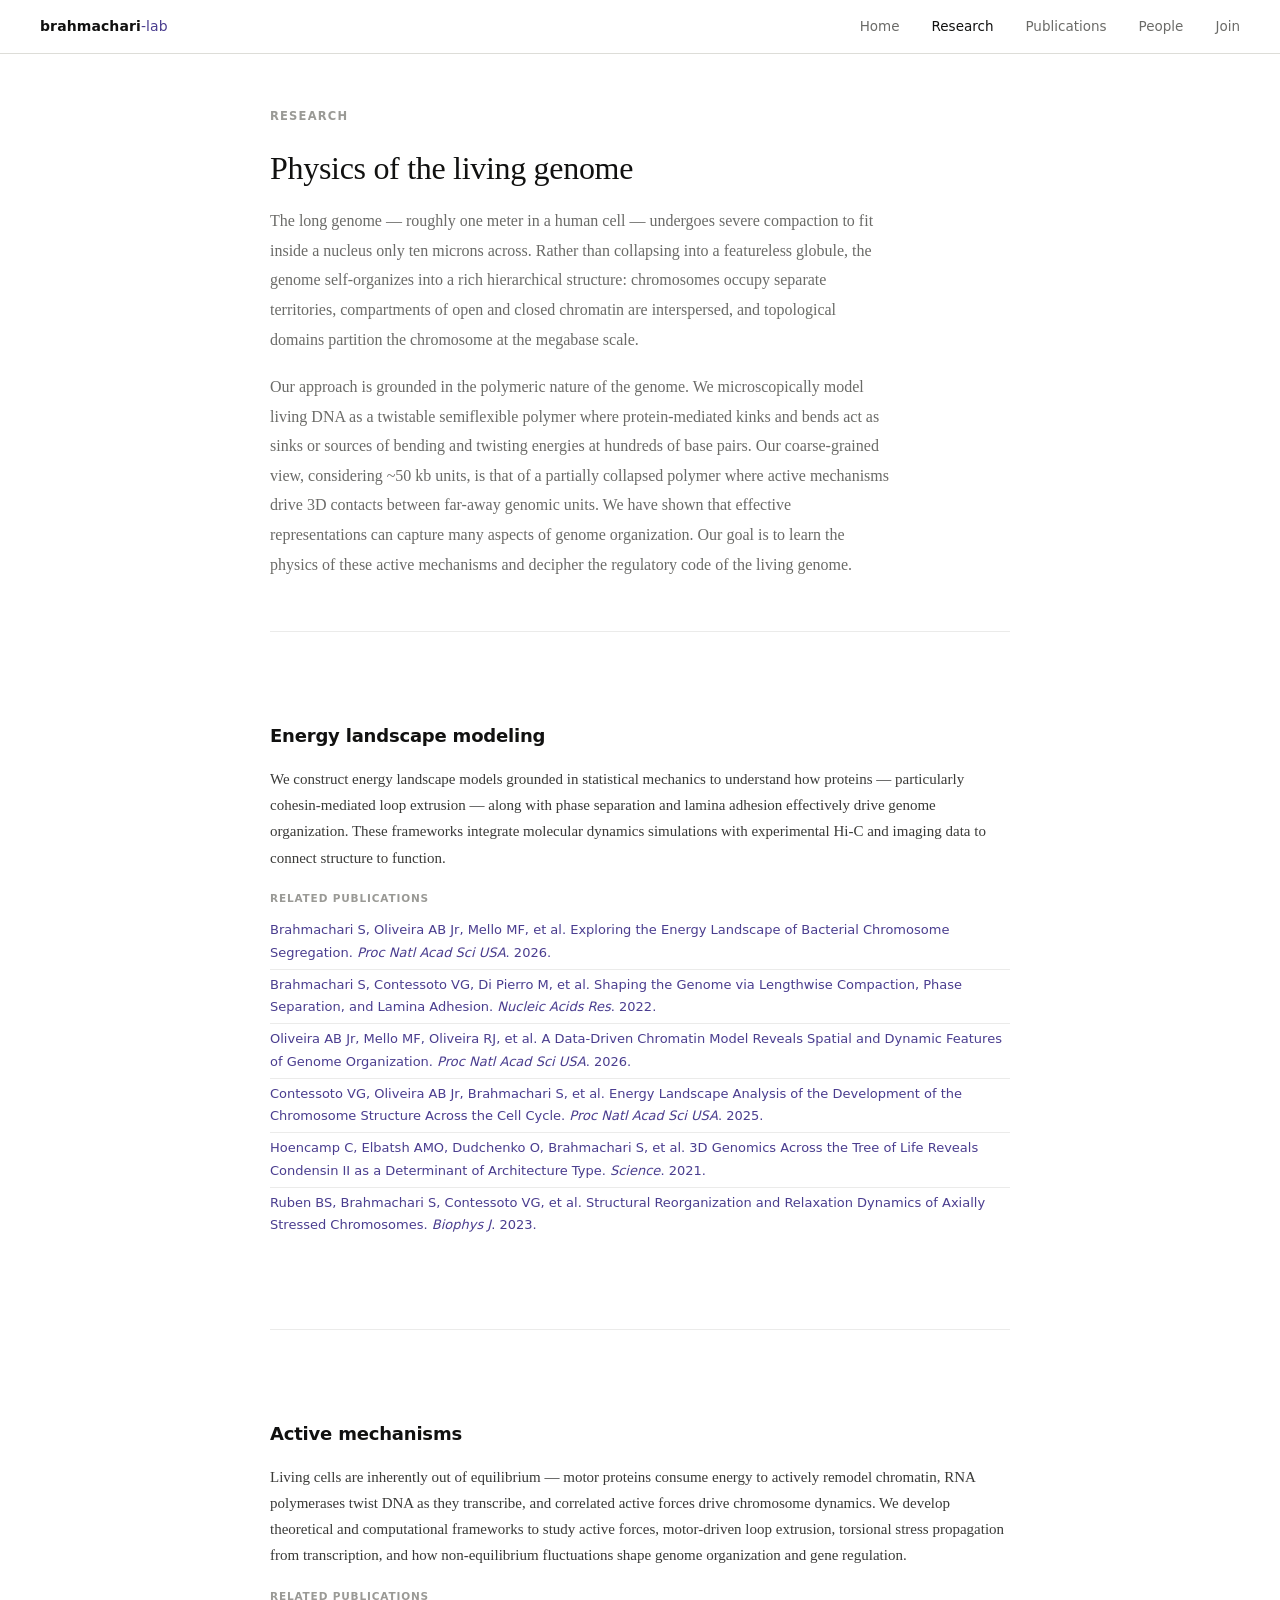
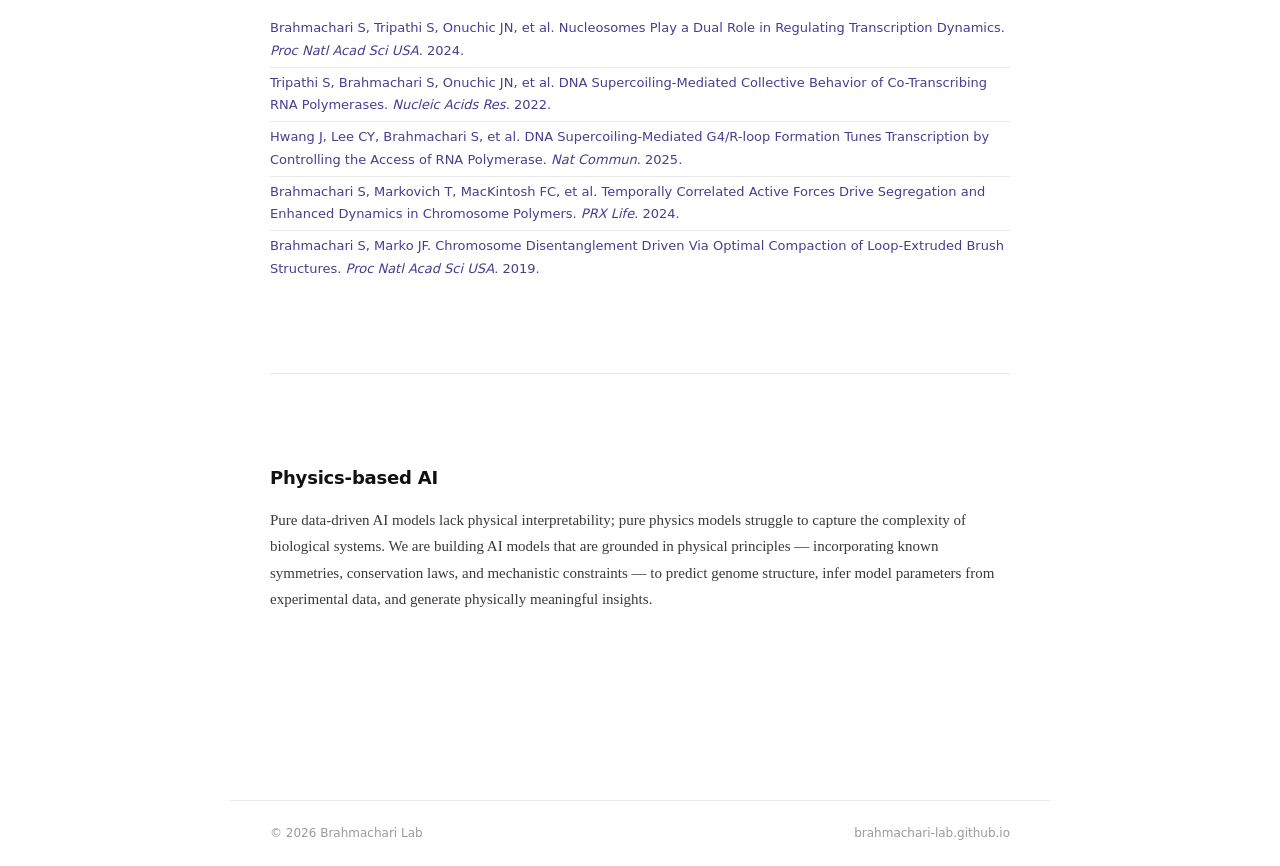
<file: research.html>
<!DOCTYPE html>
<html lang="en">
<head>
  <meta charset="UTF-8">
  <meta name="viewport" content="width=device-width, initial-scale=1.0">
  <title>Research — Brahmachari Lab</title>
  <link rel="stylesheet" href="style.css">
  <!-- Google Analytics -->
  <script async src="https://www.googletagmanager.com/gtag/js?id=G-7DTZBNBRML"></script>
  <script>
    window.dataLayer = window.dataLayer || [];
    function gtag(){dataLayer.push(arguments);}
    gtag('js', new Date());
    gtag('config', 'G-7DTZBNBRML');
  </script>
</head>
<body>

<nav>
  <a href="index.html" class="nav-logo">brahmachari<span>-lab</span></a>
  <ul class="nav-links">
    <li><a href="index.html">Home</a></li>
    <li><a href="research.html" class="active">Research</a></li>
    <li><a href="publications.html">Publications</a></li>
    <li><a href="people.html">People</a></li>
    <li><a href="join.html">Join</a></li>
  </ul>
</nav>

<main>

  <section>
    <div class="section-label">Research</div>
    <h1>Physics of the living genome</h1>
    <p style="font-size:16px; max-width:620px; margin-top:18px; color:var(--text-3); line-height:1.85;">
      The long genome — roughly one meter in a human cell — undergoes severe compaction to fit inside a 
      nucleus only ten microns across. Rather than collapsing into a featureless globule, the genome self-organizes into a rich hierarchical structure:
      chromosomes occupy separate territories, compartments of open and closed chromatin
      are interspersed, and topological domains partition the chromosome at the megabase scale.
    </p>
    <p style="font-size:16px; max-width:620px; margin-top:18px; color:var(--text-3); line-height:1.85;">    
      Our approach is grounded in the polymeric nature of the genome. 
      We microscopically model living DNA as a twistable semiflexible polymer where protein-mediated 
      kinks and bends act as sinks or sources of bending and twisting energies at hundreds of base pairs. 
      Our coarse-grained view, considering ~50 kb units, is that of a partially collapsed polymer where 
      active mechanisms drive 3D contacts between far-away genomic units. 
      We have shown that effective representations can capture many aspects of genome organization.
      Our goal is to learn the physics of these active mechanisms and decipher the regulatory code of the living genome.
    </p>
  </section>

  <section id="energy-landscape">
    <div class="research-section">
      <h2>Energy landscape modeling</h2>
      <p>
        We construct energy landscape models grounded in statistical mechanics to understand
        how proteins — particularly cohesin-mediated loop extrusion — along with phase
        separation and lamina adhesion effectively drive genome organization. These frameworks
        integrate molecular dynamics simulations with experimental Hi-C and imaging data
        to connect structure to function.
      </p>
      <div class="research-pubs">
        <div class="research-pubs-label">Related publications</div>
        <ul>
          <li><a href="https://doi.org/10.1073/pnas.2535321123" target="_blank">Brahmachari S, Oliveira AB Jr, Mello MF, et al. Exploring the Energy Landscape of Bacterial Chromosome Segregation. <em>Proc Natl Acad Sci USA</em>. 2026.</a></li>
          <li><a href="https://doi.org/10.1093/nar/gkac231" target="_blank">Brahmachari S, Contessoto VG, Di Pierro M, et al. Shaping the Genome via Lengthwise Compaction, Phase Separation, and Lamina Adhesion. <em>Nucleic Acids Res</em>. 2022.</a></li>
          <li><a href="https://doi.org/10.1073/pnas.2530583123" target="_blank">Oliveira AB Jr, Mello MF, Oliveira RJ, et al. A Data-Driven Chromatin Model Reveals Spatial and Dynamic Features of Genome Organization. <em>Proc Natl Acad Sci USA</em>. 2026.</a></li>
          <li><a href="https://doi.org/10.1073/pnas.2425225122" target="_blank">Contessoto VG, Oliveira AB Jr, Brahmachari S, et al. Energy Landscape Analysis of the Development of the Chromosome Structure Across the Cell Cycle. <em>Proc Natl Acad Sci USA</em>. 2025.</a></li>
          <li><a href="https://doi.org/10.1126/science.abe2218" target="_blank">Hoencamp C, Elbatsh AMO, Dudchenko O, Brahmachari S, et al. 3D Genomics Across the Tree of Life Reveals Condensin II as a Determinant of Architecture Type. <em>Science</em>. 2021.</a></li>
          <li><a href="https://doi.org/10.1016/j.bpj.2023.03.029" target="_blank">Ruben BS, Brahmachari S, Contessoto VG, et al. Structural Reorganization and Relaxation Dynamics of Axially Stressed Chromosomes. <em>Biophys J</em>. 2023.</a></li>
        </ul>
      </div>
    </div>
  </section>

  <section id="nonequilibrium">
    <div class="research-section">
      <h2>Active mechanisms</h2>
      <p>
        Living cells are inherently out of equilibrium — motor proteins consume energy to
        actively remodel chromatin, RNA polymerases twist DNA as they transcribe, and
        correlated active forces drive chromosome dynamics.
        We develop theoretical and computational frameworks to study active forces,
        motor-driven loop extrusion, torsional stress propagation from transcription,
        and how non-equilibrium fluctuations shape genome organization and gene regulation.
      </p>
      <div class="research-pubs">
        <div class="research-pubs-label">Related publications</div>
        <ul>
          <li><a href="https://doi.org/10.1073/pnas.2319772121" target="_blank">Brahmachari S, Tripathi S, Onuchic JN, et al. Nucleosomes Play a Dual Role in Regulating Transcription Dynamics. <em>Proc Natl Acad Sci USA</em>. 2024.</a></li>
          <li><a href="https://doi.org/10.1093/nar/gkab1252" target="_blank">Tripathi S, Brahmachari S, Onuchic JN, et al. DNA Supercoiling-Mediated Collective Behavior of Co-Transcribing RNA Polymerases. <em>Nucleic Acids Res</em>. 2022.</a></li>
          <li><a href="https://doi.org/10.1038/s41467-025-58479-x" target="_blank">Hwang J, Lee CY, Brahmachari S, et al. DNA Supercoiling-Mediated G4/R-loop Formation Tunes Transcription by Controlling the Access of RNA Polymerase. <em>Nat Commun</em>. 2025.</a></li>
          <li><a href="https://doi.org/10.1103/PRXLife.2.033003" target="_blank">Brahmachari S, Markovich T, MacKintosh FC, et al. Temporally Correlated Active Forces Drive Segregation and Enhanced Dynamics in Chromosome Polymers. <em>PRX Life</em>. 2024.</a></li>
          <li><a href="https://doi.org/10.1073/pnas.1906355116" target="_blank">Brahmachari S, Marko JF. Chromosome Disentanglement Driven Via Optimal Compaction of Loop-Extruded Brush Structures. <em>Proc Natl Acad Sci USA</em>. 2019.</a></li>
        </ul>
      </div>
    </div>
  </section>

  <section id="physics-ai">
    <div class="research-section">
      <h2>Physics-based AI</h2>
      <p>
        Pure data-driven AI models lack physical interpretability; pure physics models
        struggle to capture the complexity of biological systems. We are building AI models that
        are grounded in physical principles — incorporating known symmetries, conservation
        laws, and mechanistic constraints — to predict genome structure, infer model
        parameters from experimental data, and generate physically meaningful insights.
      </p>
    </div>
  </section>

</main>

<footer>
  <span class="footer-text">© 2026 Brahmachari Lab</span>
  <span class="footer-text">brahmachari-lab.github.io</span>
</footer>

</body>
</html>
</file>
<file: style.css>
/* =============================================
   Brahmachari Lab — Minimal Academic Light
   ============================================= */

*, *::before, *::after { box-sizing: border-box; margin: 0; padding: 0; }

:root {
  --bg:        #ffffff;
  --bg-soft:   #f8f8f6;
  --bg-card:   #f2f2ef;
  --border:    #ddddd8;
  --border-lt: #ebebea;
  --text-1:    #111110;
  --text-2:    #3a3a38;
  --text-3:    #6b6b68;
  --text-4:    #9a9a96;
  --accent:    #4a3d8f;
  --accent-md: #3a2f72;
  --accent-lt: #eeecf8;
  --radius:    4px;
  --radius-lg: 6px;
}

html { scroll-behavior: smooth; }

body {
  background: var(--bg);
  color: var(--text-2);
  font-family: Georgia, "Times New Roman", serif;
  font-size: 15px;
  line-height: 1.75;
  min-height: 100vh;
}

a { color: var(--accent); text-decoration: none; }
a:hover { color: var(--accent-md); text-decoration: underline; }

/* ── Nav ─────────────────────────────────── */
nav {
  position: sticky;
  top: 0;
  z-index: 100;
  background: rgba(255,255,255,0.96);
  backdrop-filter: blur(8px);
  border-bottom: 1px solid var(--border);
  display: flex;
  align-items: center;
  padding: 0 40px;
  height: 54px;
}

.nav-logo {
  font-family: -apple-system, BlinkMacSystemFont, "Segoe UI", system-ui, sans-serif;
  font-size: 14px;
  font-weight: 600;
  color: var(--text-1);
  text-decoration: none;
  letter-spacing: 0.1px;
}
.nav-logo span { color: var(--accent); font-weight: 400; }

.nav-links {
  display: flex;
  gap: 32px;
  margin-left: auto;
  list-style: none;
}
.nav-links a {
  font-family: -apple-system, BlinkMacSystemFont, "Segoe UI", system-ui, sans-serif;
  font-size: 13.5px;
  color: var(--text-3);
  transition: color 0.12s;
  text-decoration: none;
}
.nav-links a:hover,
.nav-links a.active {
  color: var(--text-1);
  text-decoration: none;
}

/* ── Page wrapper ────────────────────────── */
main { max-width: 820px; margin: 0 auto; padding: 0 40px 100px; }

/* ── Section base ────────────────────────── */
section { padding: 52px 0; border-bottom: 1px solid var(--border-lt); }
section:last-of-type { border-bottom: none; }

.section-label {
  font-family: -apple-system, BlinkMacSystemFont, "Segoe UI", system-ui, sans-serif;
  font-size: 11.5px;
  font-weight: 600;
  color: var(--text-4);
  letter-spacing: 1.2px;
  text-transform: uppercase;
  margin-bottom: 22px;
}

h1 {
  font-size: 32px;
  font-weight: normal;
  color: var(--text-1);
  line-height: 1.25;
  letter-spacing: -0.3px;
  margin-bottom: 0;
}
h2 {
  font-family: -apple-system, BlinkMacSystemFont, "Segoe UI", system-ui, sans-serif;
  font-size: 18px;
  font-weight: 600;
  color: var(--text-1);
  letter-spacing: -0.2px;
  margin-bottom: 10px;
}
h3 {
  font-family: -apple-system, BlinkMacSystemFont, "Segoe UI", system-ui, sans-serif;
  font-size: 15px;
  font-weight: 600;
  color: var(--text-1);
  margin-bottom: 6px;
}

p { color: var(--text-2); margin-bottom: 16px; }
p:last-child { margin-bottom: 0; }

/* ── Hero ────────────────────────────────── */
.hero { padding: 64px 0 52px; border-bottom: 1px solid var(--border-lt); }

.hero-inst {
  font-family: -apple-system, BlinkMacSystemFont, "Segoe UI", system-ui, sans-serif;
  font-size: 14px;
  color: #7e7a9e;
  letter-spacing: 0.2px;
  margin-bottom: 18px;
}
.hero h1 { margin-bottom: 18px; }
.hero .lead {
  font-size: 16px;
  color: var(--text-3);
  line-height: 1.8;
  max-width: 600px;
  margin-bottom: 28px;
}

.tag-row { display: flex; gap: 8px; flex-wrap: wrap; }
.tag {
  background: var(--bg-card);
  border: 1px solid var(--border);
  border-radius: 3px;
  padding: 3px 10px;
  font-family: -apple-system, BlinkMacSystemFont, "Segoe UI", system-ui, sans-serif;
  font-size: 12.5px;
  color: var(--text-3);
}

/* ── Index link cards (About / Join) ─────── */
.index-link-row { display: grid; grid-template-columns: 1fr 1fr; gap: 10px; }

.index-link-card {
  display: flex;
  justify-content: space-between;
  align-items: center;
  background: var(--bg-soft);
  border: 1px solid var(--border);
  border-radius: var(--radius-lg);
  padding: 20px 22px;
  text-decoration: none;
  transition: background 0.14s, border-color 0.14s;
}
.index-link-card:hover { background: var(--bg-card); border-color: var(--accent); text-decoration: none; }

.index-link-title {
  font-family: -apple-system, BlinkMacSystemFont, "Segoe UI", system-ui, sans-serif;
  font-size: 17px;
  font-weight: 600;
  color: var(--text-1);
}
.index-link-arrow {
  font-size: 20px;
  color: var(--accent);
  transition: transform 0.14s;
}
.index-link-card:hover .index-link-arrow { transform: translateX(4px); }

/* ── Research cards ──────────────────────── */
.cards { display: grid; grid-template-columns: repeat(auto-fit, minmax(220px, 1fr)); gap: 10px; }

.card {
  background: var(--bg-soft);
  border: 1px solid var(--border);
  border-radius: var(--radius-lg);
  padding: 20px;
  transition: background 0.14s, border-color 0.14s;
  text-decoration: none;
  display: block;
}
.card:hover { background: var(--bg-card); text-decoration: none; }

.card-img {
  width: 100%;
  height: 140px;
  object-fit: cover;
  border-radius: var(--radius);
  display: block;
  margin-bottom: 14px;
  mix-blend-mode: multiply;
}
.card h3 {
  font-family: -apple-system, BlinkMacSystemFont, "Segoe UI", system-ui, sans-serif;
  font-size: 14px;
  font-weight: 600;
  color: var(--text-1);
  margin-bottom: 6px;
}
.card p {
  font-family: -apple-system, BlinkMacSystemFont, "Segoe UI", system-ui, sans-serif;
  font-size: 13px;
  color: var(--text-3);
  line-height: 1.6;
  margin: 0;
}
.card .card-link {
  display: inline-block;
  margin-top: 12px;
  font-family: -apple-system, BlinkMacSystemFont, "Segoe UI", system-ui, sans-serif;
  font-size: 12.5px;
  color: var(--accent);
}

/* ── Featured publications (homepage) ───── */
.pub-featured {
  display: grid;
  grid-template-columns: repeat(4, 1fr);
  gap: 10px;
}

.pub-card {
  background: var(--bg-soft);
  border: 1px solid var(--border);
  border-radius: var(--radius-lg);
  padding: 14px;
  display: flex;
  flex-direction: column;
  cursor: pointer;
  transition: background 0.14s, border-color 0.14s;
  text-decoration: none;
}
.pub-card:hover { background: var(--bg-card); border-color: var(--accent); }
.pub-card-img {
  width: 100%;
  height: 110px;
  object-fit: contain;
  border-radius: var(--radius);
  margin-bottom: 12px;
  flex-shrink: 0;
  background: transparent;
  display: block;
  mix-blend-mode: multiply;
}
.pub-card-badge {
  font-family: -apple-system, BlinkMacSystemFont, "Segoe UI", system-ui, sans-serif;
  font-size: 11px;
  color: var(--accent);
  margin-bottom: 6px;
}
.pub-card-title {
  font-family: Georgia, serif;
  font-size: 13px;
  line-height: 1.5;
  color: var(--text-1);
  margin-bottom: 8px;
}
.pub-card-title a { color: var(--text-1); }
.pub-card-title a:hover { color: var(--accent); text-decoration: none; }
.pub-card-desc {
  font-family: -apple-system, BlinkMacSystemFont, "Segoe UI", system-ui, sans-serif;
  font-size: 12px;
  color: var(--text-3);
  line-height: 1.65;
  margin: 0;
  flex: 1;
}

.slider-btn {
  background: var(--bg);
  border: 1px solid var(--border);
  border-radius: 50%;
  width: 28px;
  height: 28px;
  cursor: pointer;
  font-size: 16px;
  color: var(--text-3);
  display: flex;
  align-items: center;
  justify-content: center;
  line-height: 1;
  padding: 0;
  transition: border-color 0.12s, color 0.12s;
}
.slider-btn:hover { border-color: var(--accent); color: var(--accent); }

/* ── Publication list (homepage) ─────────── */
.pub-list { display: flex; flex-direction: column; gap: 0; }

.pub {
  padding: 16px 0;
  border-bottom: 1px solid var(--border-lt);
  display: grid;
  grid-template-columns: 40px 1fr auto;
  gap: 0 14px;
  align-items: baseline;
}
.pub:last-child { border-bottom: none; }

.pub-year {
  font-family: -apple-system, BlinkMacSystemFont, "Segoe UI", system-ui, sans-serif;
  font-size: 12.5px;
  color: var(--text-4);
  padding-top: 1px;
}
.pub-body { }
.pub-title {
  font-size: 14.5px;
  font-weight: normal;
  color: var(--text-1);
  margin-bottom: 3px;
  line-height: 1.55;
  font-family: Georgia, serif;
}
.pub-title a { color: var(--text-1); }
.pub-title a:hover { color: var(--accent); text-decoration: none; }
.pub-authors {
  font-family: -apple-system, BlinkMacSystemFont, "Segoe UI", system-ui, sans-serif;
  font-size: 12.5px;
  color: var(--text-4);
  margin-bottom: 0;
}
.pub-journal {
  font-family: -apple-system, BlinkMacSystemFont, "Segoe UI", system-ui, sans-serif;
  font-size: 12.5px;
  color: var(--accent);
  white-space: nowrap;
  align-self: start;
  padding-top: 3px;
}
.pub-links { display: flex; gap: 8px; margin-top: 5px; }
.pub-links a {
  font-family: -apple-system, BlinkMacSystemFont, "Segoe UI", system-ui, sans-serif;
  font-size: 12px;
  color: var(--text-4);
  border: 1px solid var(--border);
  border-radius: 3px;
  padding: 1px 8px;
  text-decoration: none;
}
.pub-links a:hover { color: var(--accent); border-color: var(--accent-md); text-decoration: none; }
.pub-links a.bib-toggle { cursor: pointer; }

/* ── Cite block ──────────────────────────── */
.cite-block {
  display: none;
  margin-top: 8px;
  border: 1px solid var(--border);
  border-left: 2px solid var(--accent);
  border-radius: var(--radius);
  overflow: hidden;
}
.cite-block.open { display: block; }

.cite-section {
  position: relative;
  padding: 10px 12px;
  border-bottom: 1px solid var(--border-lt);
}
.cite-section:last-child { border-bottom: none; }

.cite-fmt-label {
  font-family: -apple-system, BlinkMacSystemFont, "Segoe UI", system-ui, sans-serif;
  font-size: 10.5px;
  font-weight: 600;
  letter-spacing: 0.8px;
  text-transform: uppercase;
  color: var(--text-4);
  margin-bottom: 6px;
}
.cite-plain {
  font-family: -apple-system, BlinkMacSystemFont, "Segoe UI", system-ui, sans-serif;
  font-size: 13px;
  line-height: 1.7;
  color: var(--text-2);
  padding-right: 52px;
}
.cite-pre {
  font-family: 'SFMono-Regular', Consolas, 'Liberation Mono', Menlo, monospace;
  font-size: 11.5px;
  line-height: 1.6;
  color: var(--text-2);
  background: transparent;
  white-space: pre;
  overflow-x: auto;
  margin: 0;
  padding-right: 52px;
}
.bib-copy {
  position: absolute;
  top: 10px;
  right: 10px;
  font-family: -apple-system, BlinkMacSystemFont, "Segoe UI", system-ui, sans-serif;
  font-size: 11px;
  padding: 2px 8px;
  border: 1px solid var(--border);
  border-radius: 3px;
  background: var(--bg);
  color: var(--text-3);
  cursor: pointer;
  transition: border-color 0.12s, color 0.12s;
}
.bib-copy:hover { border-color: var(--accent); color: var(--accent); }

/* ── Publication accordion (publications page) */
details.pub-accordion {
  border-bottom: 1px solid var(--border-lt);
}
details.pub-accordion:last-child { border-bottom: none; }

details.pub-accordion > summary {
  list-style: none;
  display: flex;
  gap: 10px;
  align-items: flex-start;
  padding: 15px 0;
  cursor: pointer;
  user-select: none;
}
details.pub-accordion > summary::-webkit-details-marker { display: none; }
details.pub-accordion > summary::marker { display: none; }
details.pub-accordion > summary:hover .pub-ttl { color: var(--accent); }

.pub-chev {
  font-family: -apple-system, BlinkMacSystemFont, "Segoe UI", system-ui, sans-serif;
  font-size: 15px;
  color: var(--text-4);
  flex-shrink: 0;
  line-height: 1.6;
  transition: transform 0.16s;
}
details.pub-accordion[open] > summary .pub-chev { transform: rotate(90deg); }

.pub-hd { flex: 1; }
.pub-ttl {
  font-size: 14.5px;
  font-weight: normal;
  color: var(--text-1);
  line-height: 1.55;
  margin-bottom: 3px;
  transition: color 0.12s;
  font-family: Georgia, serif;
}
.pub-badge {
  font-family: -apple-system, BlinkMacSystemFont, "Segoe UI", system-ui, sans-serif;
  font-size: 12.5px;
  color: var(--accent);
}
.pub-auth-sm {
  font-family: -apple-system, BlinkMacSystemFont, "Segoe UI", system-ui, sans-serif;
  font-size: 12.5px;
  color: var(--accent);
  margin-top: 2px;
  line-height: 1.5;
}

.pub-exp {
  padding: 2px 0 20px 24px;
  overflow: hidden;
}
.pub-abs {
  font-size: 14px;
  color: var(--text-3);
  line-height: 1.8;
  margin-bottom: 12px;
  padding: 12px 14px;
  background: var(--bg-soft);
  border-radius: var(--radius);
  border-left: 2px solid var(--border);
  font-family: -apple-system, BlinkMacSystemFont, "Segoe UI", system-ui, sans-serif;
  overflow: hidden;
}
.pub-fig {
  float: right;
  width: 48%;
  max-width: 340px;
  border-radius: var(--radius);
  margin: 2px 0 8px 16px;
  display: block;
  mix-blend-mode: multiply;
}

/* ── Year heading for publication sections ─ */
.year-heading {
  font-family: -apple-system, BlinkMacSystemFont, "Segoe UI", system-ui, sans-serif;
  font-size: 12px;
  font-weight: 600;
  color: var(--text-4);
  letter-spacing: 1px;
  text-transform: uppercase;
  padding: 40px 0 12px;
  border-bottom: 1px solid var(--border-lt);
}
.year-heading:first-child { padding-top: 0; }

/* ── People ──────────────────────────────── */
.people-list { display: flex; flex-direction: column; gap: 0; }

.person-row {
  display: flex;
  gap: 18px;
  align-items: flex-start;
  padding: 18px 0;
  border-bottom: 1px solid var(--border-lt);
}
.person-row:last-child { border-bottom: none; }

.avatar {
  width: 40px;
  height: 40px;
  border-radius: 50%;
  display: flex;
  align-items: center;
  justify-content: center;
  font-family: -apple-system, BlinkMacSystemFont, "Segoe UI", system-ui, sans-serif;
  font-size: 13px;
  font-weight: 600;
  flex-shrink: 0;
  border: 1px solid var(--border);
}
.person-name {
  font-family: -apple-system, BlinkMacSystemFont, "Segoe UI", system-ui, sans-serif;
  font-size: 14px;
  font-weight: 600;
  color: var(--text-1);
  margin-bottom: 1px;
}
.person-role {
  font-family: -apple-system, BlinkMacSystemFont, "Segoe UI", system-ui, sans-serif;
  font-size: 13px;
  color: var(--text-4);
  margin-bottom: 0;
}

/* ── PI bio ──────────────────────────────── */
.pi-bio {
  display: flex;
  gap: 30px;
  align-items: flex-start;
  margin-bottom: 48px;
}
.pi-photo {
  width: 88px;
  height: 88px;
  border-radius: 50%;
  background: var(--accent-lt);
  border: 1px solid var(--border);
  flex-shrink: 0;
  display: flex;
  align-items: center;
  justify-content: center;
  font-family: -apple-system, BlinkMacSystemFont, "Segoe UI", system-ui, sans-serif;
  font-size: 24px;
  font-weight: 600;
  color: var(--accent);
}
.pi-bio h2 { margin-bottom: 3px; }
.pi-bio .pi-title {
  font-family: -apple-system, BlinkMacSystemFont, "Segoe UI", system-ui, sans-serif;
  font-size: 13px;
  color: var(--accent);
  margin-bottom: 14px;
}
.pi-bio p { font-size: 14px; }

/* ── News ────────────────────────────────── */
.news-list { display: flex; flex-direction: column; gap: 0; }
.news-item {
  display: flex;
  gap: 20px;
  padding: 13px 0;
  border-bottom: 1px solid var(--border-lt);
}
.news-item:last-child { border-bottom: none; }
.news-date {
  font-family: -apple-system, BlinkMacSystemFont, "Segoe UI", system-ui, sans-serif;
  font-size: 12.5px;
  color: var(--text-4);
  min-width: 64px;
  flex-shrink: 0;
  padding-top: 2px;
}
.news-text {
  font-family: -apple-system, BlinkMacSystemFont, "Segoe UI", system-ui, sans-serif;
  font-size: 14px;
  color: var(--text-2);
}

/* ── Join cards (3-column) ───────────────── */
.join-cards {
  display: grid;
  grid-template-columns: repeat(3, 1fr);
  gap: 14px;
  margin-top: 4px;
}
.join-card {
  background: var(--bg-soft);
  border: 1px solid var(--border);
  border-radius: var(--radius-lg);
  padding: 24px;
  display: flex;
  flex-direction: column;
}
.join-card h3 { margin-bottom: 8px; }
.join-card p {
  font-family: -apple-system, BlinkMacSystemFont, "Segoe UI", system-ui, sans-serif;
  font-size: 14px;
  flex: 1;
}
.join-card .email-link {
  display: inline-block;
  margin-top: 14px;
  background: var(--accent);
  color: #fff;
  font-family: -apple-system, BlinkMacSystemFont, "Segoe UI", system-ui, sans-serif;
  font-size: 13px;
  font-weight: 500;
  padding: 7px 16px;
  border-radius: var(--radius);
  text-decoration: none;
  align-self: flex-start;
}
.join-card .email-link:hover { background: var(--accent-md); text-decoration: none; }
@media (max-width: 700px) { .join-cards { grid-template-columns: 1fr; } }

/* ── Join boxes ──────────────────────────── */
.join-box {
  background: var(--bg-soft);
  border: 1px solid var(--border);
  border-radius: var(--radius-lg);
  padding: 24px;
  margin-bottom: 14px;
}
.join-box h3 { margin-bottom: 8px; }
.join-box p {
  font-family: -apple-system, BlinkMacSystemFont, "Segoe UI", system-ui, sans-serif;
  font-size: 14px;
}
.join-box .email-link {
  display: inline-block;
  margin-top: 14px;
  background: var(--accent);
  color: #fff;
  font-family: -apple-system, BlinkMacSystemFont, "Segoe UI", system-ui, sans-serif;
  font-size: 13px;
  font-weight: 500;
  padding: 7px 16px;
  border-radius: var(--radius);
  text-decoration: none;
}
.join-box .email-link:hover { background: var(--accent-md); text-decoration: none; }

/* ── Research page sections ──────────────── */
.research-section { padding: 36px 0; border-bottom: 1px solid var(--border-lt); }
.research-section:last-of-type { border-bottom: none; }
.research-section h2 { margin-bottom: 14px; }
.research-pubs { margin-top: 18px; }
.research-pubs-label {
  font-family: -apple-system, BlinkMacSystemFont, "Segoe UI", system-ui, sans-serif;
  font-size: 10.5px;
  font-weight: 600;
  letter-spacing: 0.08em;
  text-transform: uppercase;
  color: var(--text-4);
  margin-bottom: 8px;
}
.research-pubs ul { list-style: none; padding: 0; margin: 0; }
.research-pubs li {
  font-family: -apple-system, BlinkMacSystemFont, "Segoe UI", system-ui, sans-serif;
  font-size: 13px;
  color: var(--text-3);
  padding: 4px 0;
  border-top: 1px solid var(--border-lt);
}
.research-pubs li:first-child { border-top: none; }
.research-pubs li a { color: var(--accent); text-decoration: none; }
.research-pubs li a:hover { text-decoration: underline; }
.research-pubs .pub-meta { color: var(--text-4); margin-left: 4px; }

/* ── Footer ──────────────────────────────── */
footer {
  border-top: 1px solid var(--border-lt);
  padding: 22px 40px;
  display: flex;
  justify-content: space-between;
  align-items: center;
  max-width: 820px;
  margin: 0 auto;
}
.footer-text {
  font-family: -apple-system, BlinkMacSystemFont, "Segoe UI", system-ui, sans-serif;
  font-size: 12px;
  color: var(--text-4);
}

/* ── Responsive ──────────────────────────── */
@media (max-width: 640px) {
  nav { padding: 0 20px; }
  .nav-links { gap: 18px; }
  main { padding: 0 20px 60px; }
  h1 { font-size: 24px; }
  .pi-bio { flex-direction: column; gap: 16px; }
  footer { flex-direction: column; gap: 6px; text-align: center; padding: 18px; }
  .pub { grid-template-columns: 36px 1fr; }
  .pub-journal { display: none; }
}
</file>
